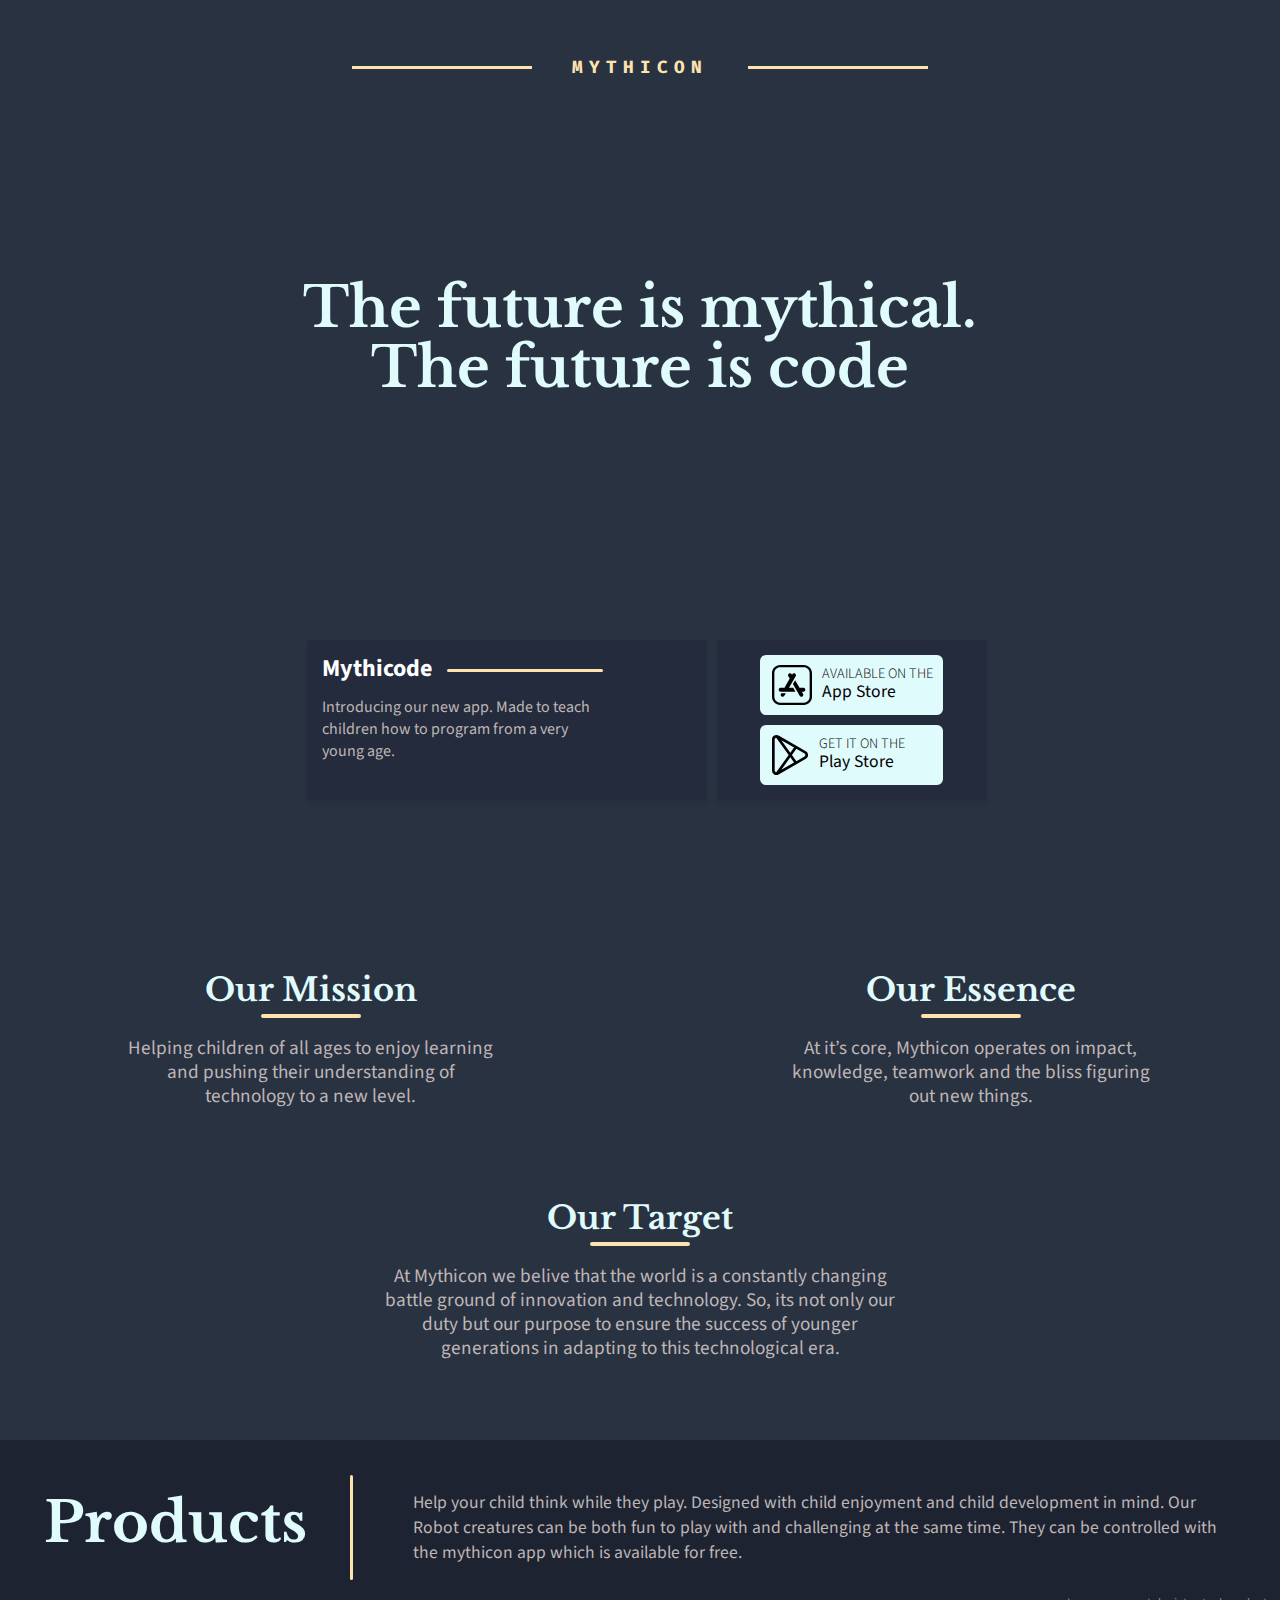
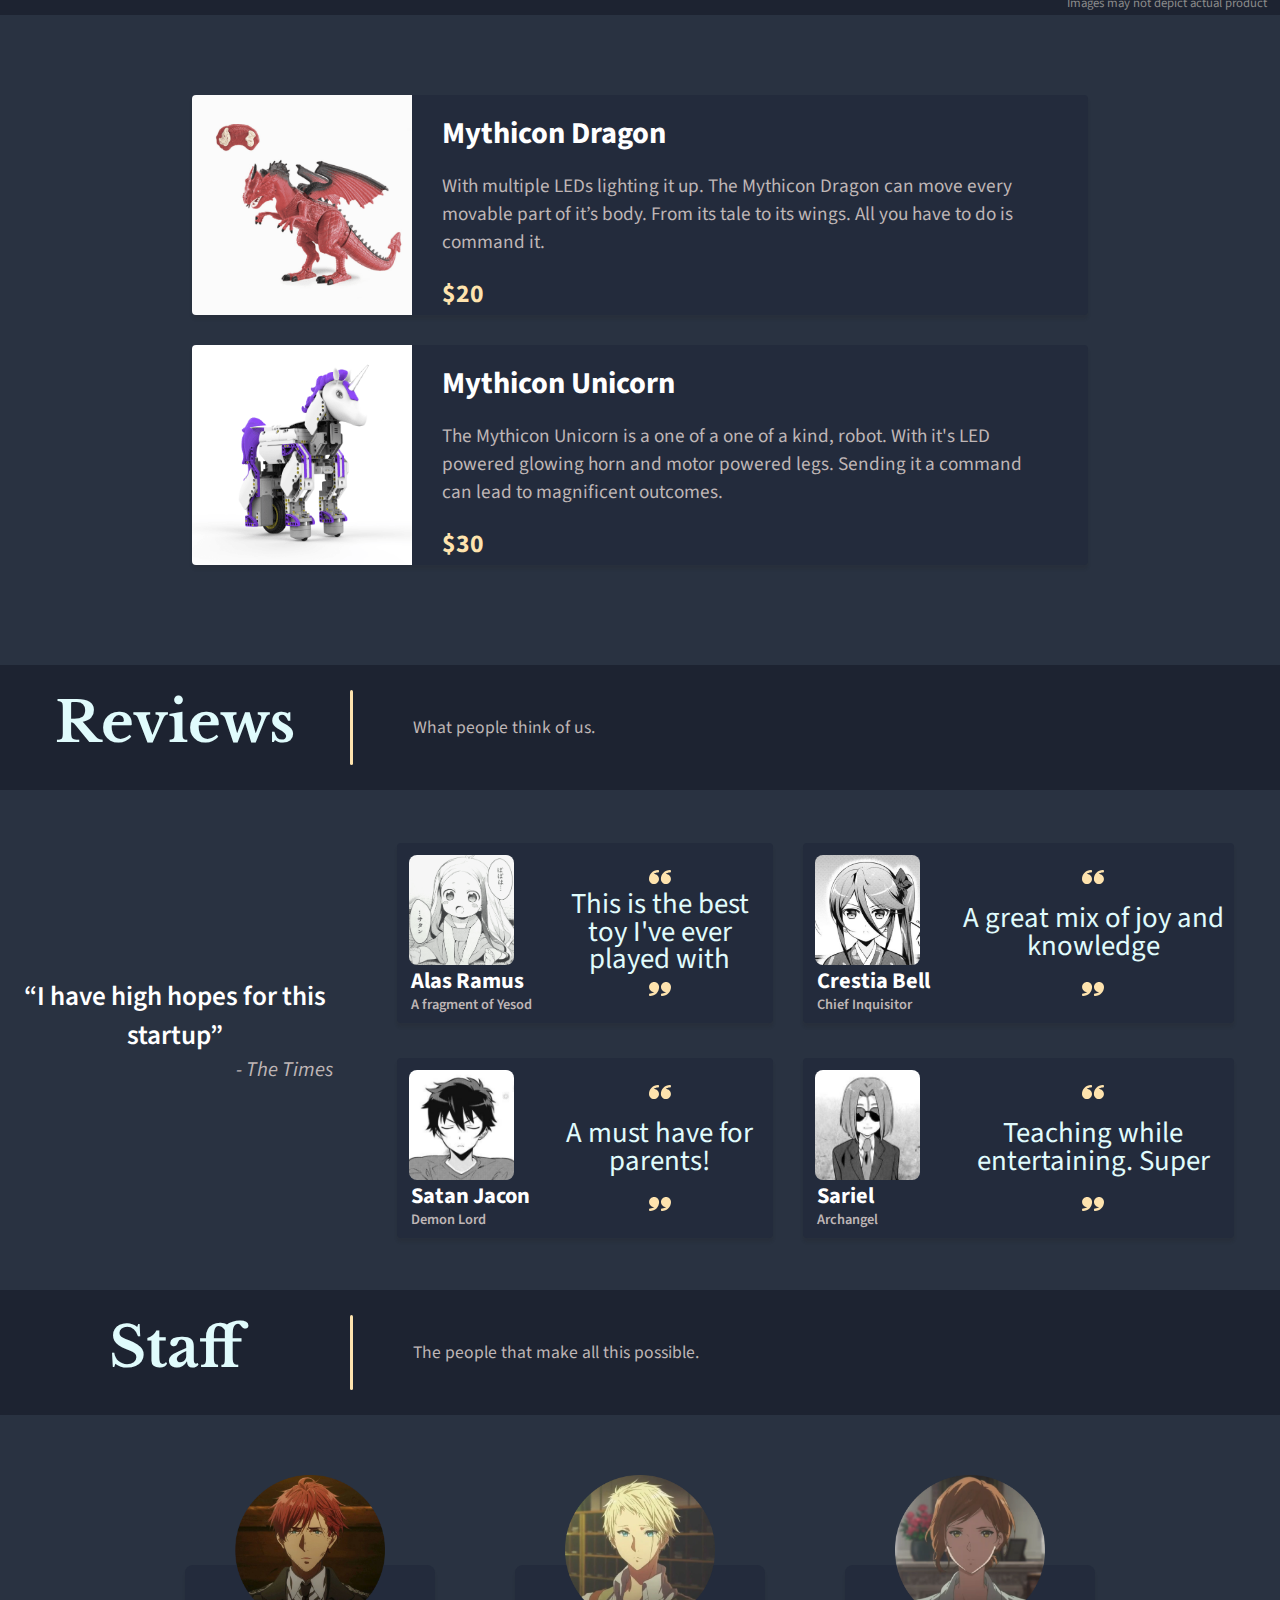
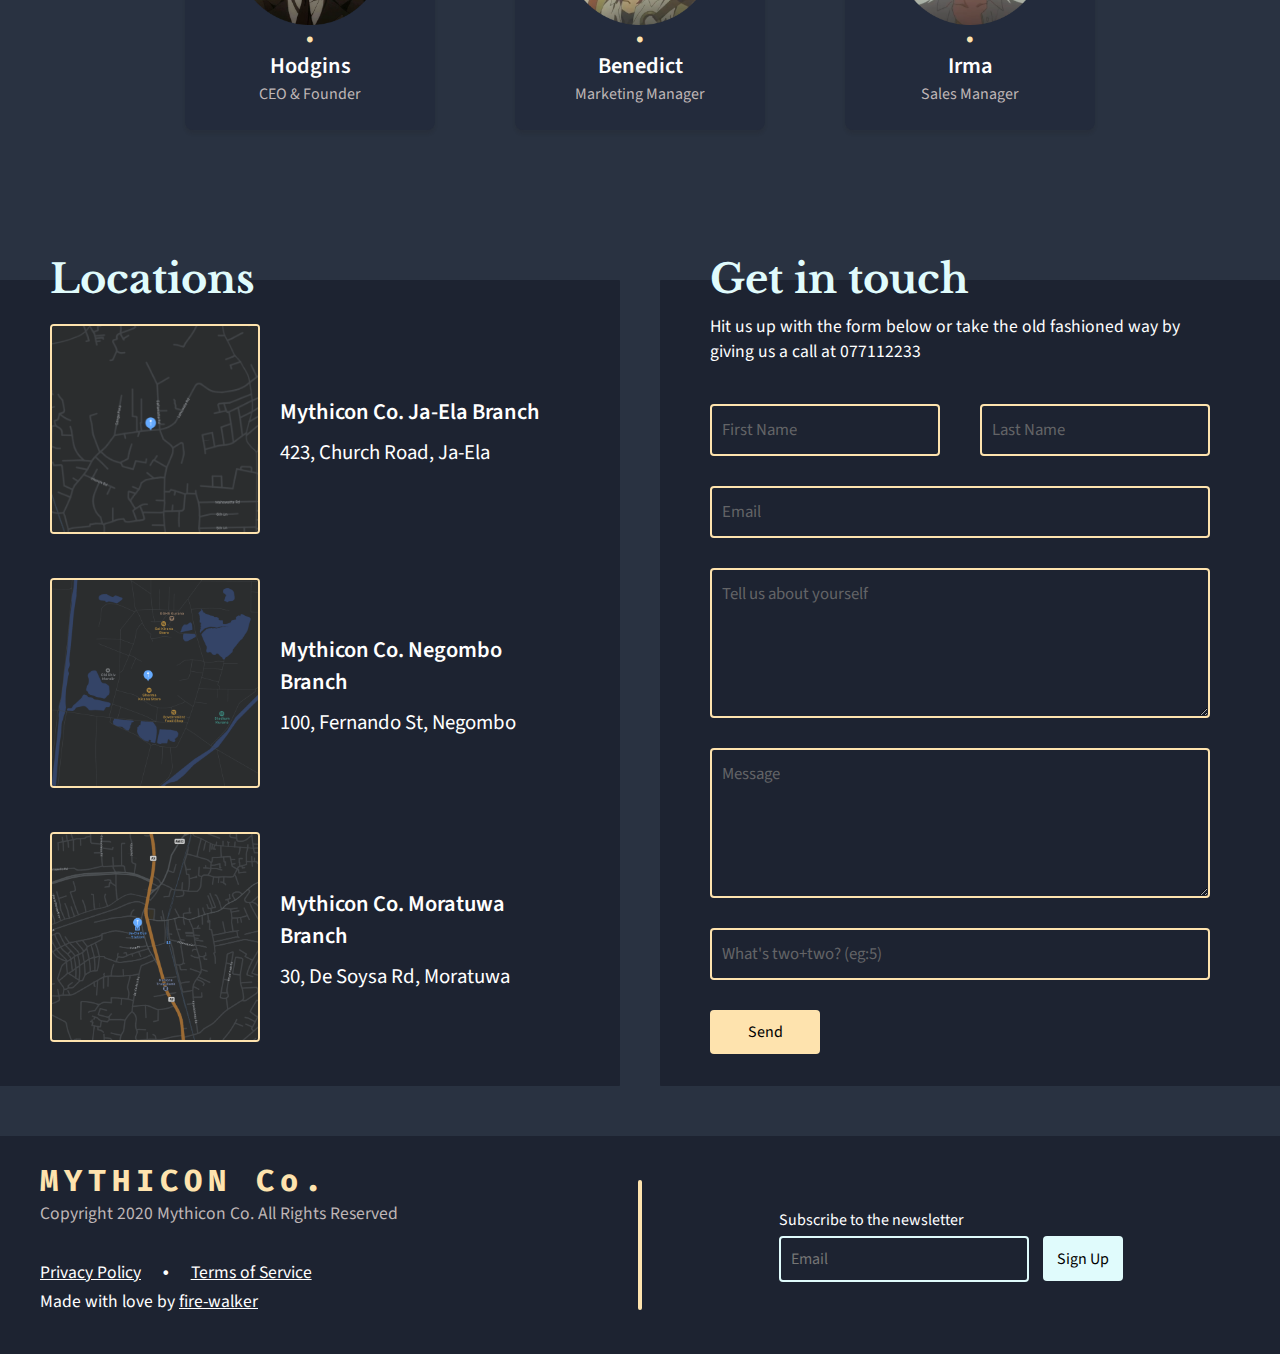
<file: index.html>
<!-- ==== dev notes ==== -->
<!-- css compatibility settings included for old gen browsers -->
<!-- tested for widths 1440px and below -->


<!DOCTYPE html>
<html lang="en">

<head>
    <meta charset="UTF-8">
    <meta name="viewport" content="width=device-width, initial-scale=1.0">
    <title>Mythicon</title>


    <style>
        * {
            margin: 0;
            -webkit-box-sizing: border-box;
            box-sizing: border-box;
        }

        *:focus {
            outline: none;
        }

        body {
            background-color: #293241;
        }

        .products-page .header,
        .reviews-page .header,
        .staff-page .header {
            position: relative;
            background-color: #1D2331;
            display: -ms-grid;
            display: grid;
            -ms-grid-columns: 350px 1% auto;
            grid-template-columns: 350px 1% auto;
            -webkit-box-align: center;
            -ms-flex-align: center;
            align-items: center;
        }

        .products-page .header h1,
        .reviews-page .header h1,
        .staff-page .header h1 {
            font-family: 'Libre Baskerville', serif;
            color: #E0FBFC;
            font-size: 3.5em;
            font-weight: 700;
            text-align: center;
            max-width: 700px;
            margin-bottom: 10px;
        }

        .products-page .header .line,
        .reviews-page .header .line,
        .staff-page .header .line {
            height: 60%;
            width: 3px;
            border-radius: 50px;
            background-color: #FEE3AE;
        }

        .products-page .header p.desktop,
        .products-page .header p.mobile,
        .products-page .header p,
        .reviews-page .header p.desktop,
        .reviews-page .header p.mobile,
        .reviews-page .header p,
        .staff-page .header p.desktop,
        .staff-page .header p.mobile,
        .staff-page .header p {
            padding: 50px;
            color: #BFB6B6;
            font-family: 'Source Sans Pro', sans-serif;
            font-size: 1.1em;
        }

        .products-page .header p.mobile,
        .reviews-page .header p.mobile,
        .staff-page .header p.mobile {
            display: none;
        }

        .products-page .header p.note,
        .reviews-page .header p.note,
        .staff-page .header p.note {
            position: absolute;
            bottom: 2%;
            right: 1%;
            font-family: 'Source Sans Pro', sans-serif;
            font-size: 0.8em;
            color: #8b8b8b;
            padding: 0;
        }

        .home-page {
            height: 100vh;
            display: -ms-grid;
            display: grid;
            -ms-grid-rows: 15% auto 40%;
            grid-template-rows: 15% auto 40%;
        }

        .home-page .logo {
            display: -webkit-box;
            display: -ms-flexbox;
            display: flex;
            -webkit-box-pack: center;
            -ms-flex-pack: center;
            justify-content: center;
        }

        .home-page .logo .line {
            background-color: #FEE3AE;
            height: 3px;
            width: 15%;
            margin: auto 40px;
            max-width: 180px;
        }

        .home-page .logo .text {
            font-weight: 700;
            -ms-flex-item-align: center;
            -ms-grid-row-align: center;
            align-self: center;
            color: #FEE3AE;
            font-family: 'Fira Code', monospace;
            text-transform: uppercase;
            font-size: 1.1em;
            letter-spacing: 6px;
        }

        .home-page .main-text {
            display: -webkit-box;
            display: -ms-flexbox;
            display: flex;
            -webkit-box-pack: center;
            -ms-flex-pack: center;
            justify-content: center;
            -webkit-box-align: center;
            -ms-flex-align: center;
            align-items: center;
            padding: 0 30px;
        }

        .home-page .main-text h1 {
            font-family: 'Libre Baskerville', serif;
            color: #E0FBFC;
            font-size: 3.5em;
            font-weight: 700;
            text-align: center;
            max-width: 700px;
            line-height: 60px;
        }

        .home-page .app-info {
            display: -ms-grid;
            display: grid;
            -ms-grid-columns: 56% 44%;
            grid-template-columns: 56% 44%;
            -webkit-box-align: center;
            -ms-flex-align: center;
            align-items: center;
        }

        .home-page .app-info .desc-container {
            -webkit-box-shadow: 0 4px 3px rgba(32, 32, 32, 0.15);
            box-shadow: 0 4px 3px rgba(32, 32, 32, 0.15);
            border-radius: 4px;
            background-color: #232B3C;
            max-height: 160px;
            max-width: 400px;
            height: 70%;
            width: 90%;
            -ms-grid-column-align: end;
            justify-self: end;
            margin-right: 10px;
            display: -ms-grid;
            display: grid;
            grid-template-areas: "desc-container-title desc-container-line""desc-container-text desc-container-text";
            -ms-grid-columns: 140px auto;
            grid-template-columns: 140px auto;
            -ms-grid-rows: 35% 65%;
            grid-template-rows: 35% 65%;
        }

        .home-page .app-info .desc-container .app-name {
            -ms-grid-row: 1;
            -ms-grid-column: 1;
            grid-area: desc-container-title;
            margin: auto auto auto 15px;
        }

        .home-page .app-info .desc-container .app-name h2 {
            font-family: 'Source Sans Pro', sans-serif;
            font-weight: 700;
            color: white;
        }

        .home-page .app-info .desc-container .line {
            -ms-grid-row: 1;
            -ms-grid-column: 2;
            grid-area: desc-container-line;
            background-color: #FEE3AE;
            height: 3px;
            width: 60%;
            border-radius: 50px;
            -ms-flex-item-align: center;
            -ms-grid-row-align: center;
            align-self: center;
            margin-top: 5px;
        }

        .home-page .app-info .desc-container .desc-text {
            -ms-grid-row: 2;
            -ms-grid-column: 1;
            -ms-grid-column-span: 2;
            grid-area: desc-container-text;
            margin: 0 auto auto 15px;
            max-width: 70%;
            font-family: 'Source Sans Pro', sans-serif;
            font-weight: 400;
            font-size: 1em;
            color: #BFB6B6;
        }

        .home-page .app-info .down-container {
            -webkit-box-shadow: 0 4px 3px rgba(32, 32, 32, 0.15);
            box-shadow: 0 4px 3px rgba(32, 32, 32, 0.15);
            border-radius: 4px;
            background-color: #232B3C;
            max-height: 160px;
            max-width: 270px;
            height: 70%;
            width: 90%;
            -ms-grid-column-align: start;
            justify-self: start;
            display: -ms-grid;
            display: grid;
            grid-gap: 10px;
            -webkit-box-pack: center;
            -ms-flex-pack: center;
            justify-content: center;
            grid-template-areas: "ios""android";
        }

        .home-page .app-info .down-container .down-btn {
            text-decoration: none;
            color: black;
            text-align: left;
            border: none;
            background-color: #E0FBFC;
            border-radius: 6px;
            padding: 2px 10px 2px 12px;
            height: 60px;
            -webkit-transition: background-color 0.15s ease;
            transition: background-color 0.15s ease;
            cursor: pointer;
            display: -webkit-box;
            display: -ms-flexbox;
            display: flex;
            -webkit-box-align: center;
            -ms-flex-align: center;
            align-items: center;
        }

        .home-page .app-info .down-container .down-btn:focus {
            background-color: #b3dff3;
        }

        .home-page .app-info .down-container .down-btn .text {
            font-family: 'Source Sans Pro', sans-serif;
            padding-left: 10px;
        }

        .home-page .app-info .down-container .down-btn .text h3 {
            font-weight: 300;
            text-transform: uppercase;
            line-height: 10px;
            font-size: 0.9em;
            padding-top: 3px;
        }

        .home-page .app-info .down-container .down-btn .text h2 {
            font-weight: 400;
            font-size: 1.1em;
        }

        .home-page .app-info .down-container .down-btn .icon {
            height: 40px;
        }

        .home-page .app-info .down-container .down-btn .icon svg {
            height: 100%;
        }

        .home-page .app-info .down-container .ios {
            -ms-grid-row: 1;
            -ms-grid-column: 1;
            grid-area: ios;
            -ms-flex-item-align: end;
            -ms-grid-row-align: end;
            align-self: end;
        }

        .home-page .app-info .down-container .android {
            -ms-grid-row: 2;
            -ms-grid-column: 1;
            grid-area: android;
            -ms-flex-item-align: start;
            -ms-grid-row-align: start;
            align-self: start;
        }

        .info-page {
            margin: 70px 0 40px 0;
            display: -ms-grid;
            display: grid;
            grid-template-areas: "info-page-mission info-page-essence""info-page-target info-page-target";
            -webkit-box-pack: center;
            -ms-flex-pack: center;
            justify-content: center;
            height: 100%;
            grid-gap: 40px;
        }

        .info-page .info-item {
            text-align: center;
            display: -webkit-box;
            display: -ms-flexbox;
            display: flex;
            -webkit-box-orient: vertical;
            -webkit-box-direction: normal;
            -ms-flex-direction: column;
            flex-direction: column;
        }

        .info-page .info-item h1 {
            font-family: 'Libre Baskerville', serif;
            color: #E0FBFC;
            font-size: 2em;
            font-weight: 700;
        }

        .info-page .info-item hr {
            border: solid 2px #FEE3AE;
            border-radius: 50px;
            width: 100px;
            margin: 0 auto;
            margin-top: 4px;
        }

        .info-page .info-item p {
            color: #BFB6B6;
            font-family: 'Source Sans Pro', sans-serif;
            font-size: 1.2em;
            padding-top: 18px;
            line-height: 24px;
            margin: 0 20%;
        }

        .info-page .mission {
            -ms-grid-row: 1;
            -ms-grid-column: 1;
            grid-area: info-page-mission;
        }

        .info-page .essence {
            -ms-grid-row: 1;
            -ms-grid-column: 2;
            grid-area: info-page-essence;
        }

        .info-page .target {
            margin-top: 50px;
            -ms-grid-row: 2;
            -ms-grid-column: 1;
            -ms-grid-column-span: 2;
            grid-area: info-page-target;
        }

        .info-page .target p {
            margin: 0 30%;
        }

        .products-page {
            margin: 80px 0 100px 0;
        }

        .products-page .product-cards {
            margin: 80px 0;
            display: -webkit-box;
            display: -ms-flexbox;
            display: flex;
            -webkit-box-orient: vertical;
            -webkit-box-direction: normal;
            -ms-flex-direction: column;
            flex-direction: column;
            -webkit-box-pack: center;
            -ms-flex-pack: center;
            justify-content: center;
            gap: 30px;
        }

        .products-page .product-cards .product {
            -webkit-box-shadow: 0 4px 3px rgba(32, 32, 32, 0.15);
            box-shadow: 0 4px 3px rgba(32, 32, 32, 0.15);
            background-color: #232B3C;
            width: 70%;
            margin: 0 auto;
            border-radius: 4px;
            height: 220px;
            display: -webkit-box;
            display: -ms-flexbox;
            display: flex;
            gap: 30px;
        }

        .products-page .product-cards .product img {
            height: 100%;
            border-radius: 4px 0 0 4px;
        }

        .products-page .product-cards .product .info {
            display: -ms-grid;
            display: grid;
            -ms-grid-rows: 35% auto 40%;
            grid-template-rows: 35% auto 40%;
            -webkit-box-align: center;
            -ms-flex-align: center;
            align-items: center;
        }

        .products-page .product-cards .product .info h1 {
            color: white;
            font-family: 'Source Sans Pro', sans-serif;
            font-size: 1.9em;
        }

        .products-page .product-cards .product .info p {
            -ms-flex-item-align: start;
            -ms-grid-row-align: start;
            align-self: start;
            color: #BFB6B6;
            font-family: 'Source Sans Pro', sans-serif;
            font-size: 1.2em;
            padding-right: 10%;
        }

        .products-page .product-cards .product .info h2 {
            color: #FEE3AE;
            font-family: 'Source Sans Pro', sans-serif;
            font-size: 1.6em;
            -ms-flex-item-align: start;
            -ms-grid-row-align: start;
            align-self: start;
            margin-top: 20px;
        }

        .reviews-page .review-container {
            display: -ms-grid;
            display: grid;
            -ms-grid-columns: 350px auto;
            grid-template-columns: 350px auto;
            height: 500px;
        }

        .reviews-page .review-container .comment-main {
            -ms-grid-column-align: center;
            justify-self: center;
            -ms-flex-item-align: center;
            -ms-grid-row-align: center;
            align-self: center;
            margin-bottom: 20px;
            width: 90%;
        }

        .reviews-page .review-container .comment-main h1 {
            color: white;
            font-family: 'Source Sans Pro', sans-serif;
            font-size: 1.7em;
            text-align: center;
            font-weight: 600;
        }

        .reviews-page .review-container .comment-main h2 {
            font-family: 'Source Sans Pro', sans-serif;
            font-size: 1.3em;
            text-align: right;
            font-style: italic;
            font-weight: 400;
            color: #BFB6B6;
        }

        .staff-page {
            margin-bottom: 150px;
        }

        .staff-page .staff-container {
            display: -webkit-box;
            display: -ms-flexbox;
            display: flex;
            -webkit-box-pack: center;
            -ms-flex-pack: center;
            justify-content: center;
            -webkit-box-align: center;
            -ms-flex-align: center;
            align-items: center;
            margin: 150px 50px 100px 50px;
        }

        .staff-page .staff-container .staff-card {
            -webkit-box-shadow: 0 4px 3px rgba(32, 32, 32, 0.15);
            box-shadow: 0 4px 3px rgba(32, 32, 32, 0.15);
            position: relative;
            background-color: #232B3C;
            border-radius: 8px;
            margin: 0 40px;
            width: 250px;
            height: 165px;
        }

        .staff-page .staff-container .staff-card .image-container {
            position: absolute;
            display: -webkit-box;
            display: -ms-flexbox;
            display: flex;
            height: 150px;
            left: 0;
            top: -90px;
            -webkit-box-pack: center;
            -ms-flex-pack: center;
            justify-content: center;
            width: 100%;
        }

        .staff-page .staff-container .staff-card .image-container img {
            height: 100%;
        }

        .staff-page .staff-container .staff-card .staff-info {
            margin-top: 65px;
            text-align: center;
            font-family: 'Source Sans Pro', sans-serif;
        }

        .staff-page .staff-container .staff-card .staff-info h1 {
            font-weight: 600;
            font-size: 1.4em;
            color: white;
        }

        .staff-page .staff-container .staff-card .staff-info h3 {
            font-size: 700;
            font-size: 2em;
            line-height: 20px;
            color: #FEE3AE;
        }

        .staff-page .staff-container .staff-card .staff-info h2 {
            font-weight: 400;
            font-size: 1em;
            color: #BFB6B6;
            line-height: 25px;
        }

        .location-contact-page {
            display: -ms-grid;
            display: grid;
            -ms-grid-columns: 1fr 1fr;
            grid-template-columns: 1fr 1fr;
            -webkit-column-gap: 40px;
            column-gap: 40px;
        }

        .location-contact-page .locations {
            border-radius: 0 1px 1px 0;
            background-color: #1D2331;
        }

        .location-contact-page .locations .header {
            margin: 0 70px 0 50px;
            margin-top: -26px;
        }

        .location-contact-page .locations .header h1 {
            font-family: 'Libre Baskerville', serif;
            color: #E0FBFC;
            font-size: 2.5em;
            font-weight: 700;
        }

        .location-contact-page .locations .map-container {
            margin: 20px 70px 0 50px;
        }

        .location-contact-page .locations .map-container .map {
            display: -webkit-box;
            display: -ms-flexbox;
            display: flex;
            -webkit-box-orient: horizontal;
            -webkit-box-direction: normal;
            -ms-flex-direction: row;
            flex-direction: row;
            margin-bottom: 40px;
            -webkit-column-gap: 20px;
            column-gap: 20px;
        }

        .location-contact-page .locations .map-container .map .map-image img {
            height: 210px;
            width: 210px;
            -o-object-fit: cover;
            object-fit: cover;
            border: 2px solid #FEE3AE;
            border-radius: 4px;
        }

        .location-contact-page .locations .map-container .map .map-info {
            -ms-flex-item-align: center;
            -ms-grid-row-align: center;
            align-self: center;
        }

        .location-contact-page .locations .map-container .map .map-info h1,
        .location-contact-page .locations .map-container .map .map-info h2 {
            color: white;
            font-family: 'Source Sans Pro', sans-serif;
        }

        .location-contact-page .locations .map-container .map .map-info h1 {
            font-weight: 600;
            font-size: 1.4em;
        }

        .location-contact-page .locations .map-container .map .map-info h2 {
            font-weight: 400;
            font-size: 1.3em;
            margin-top: 10px;
        }

        .location-contact-page .contact {
            border-radius: 1px 0 0 1px;
            background-color: #1D2331;
        }

        .location-contact-page .contact .header {
            margin: -26px 70px 0 50px;
        }

        .location-contact-page .contact .header h1 {
            font-family: 'Libre Baskerville', serif;
            color: #E0FBFC;
            font-size: 2.5em;
            font-weight: 700;
        }

        .location-contact-page .contact .header p {
            font-family: 'Source Sans Pro', sans-serif;
            font-weight: 400;
            color: white;
            font-size: 1.1em;
            margin-top: 10px;
        }

        .location-contact-page .contact .input {
            margin: 40px 70px 0 50px;
            display: -webkit-box;
            display: -ms-flexbox;
            display: flex;
            -webkit-box-orient: horizontal;
            -webkit-box-direction: normal;
            -ms-flex-direction: row;
            flex-direction: row;
            -ms-flex-wrap: wrap;
            flex-wrap: wrap;
            row-gap: 30px;
        }

        .location-contact-page .contact .input input,
        .location-contact-page .contact .input textarea {
            background-color: transparent;
            border: solid 2px #FEE3AE;
            border-radius: 4px;
            font-size: 1.05em;
            color: white;
            padding: 12px 10px;
            width: 100%;
            font-family: 'Source Sans Pro', sans-serif;
        }

        .location-contact-page .contact .input input:focus,
        .location-contact-page .contact .input textarea:focus {
            border-color: #fcc258;
        }

        .location-contact-page .contact .input input::-webkit-input-placeholder,
        .location-contact-page .contact .input textarea::-webkit-input-placeholder {
            opacity: 80%;
        }

        .location-contact-page .contact .input input:-ms-input-placeholder,
        .location-contact-page .contact .input textarea:-ms-input-placeholder {
            opacity: 80%;
        }

        .location-contact-page .contact .input input::-ms-input-placeholder,
        .location-contact-page .contact .input textarea::-ms-input-placeholder {
            opacity: 80%;
        }

        .location-contact-page .contact .input input::placeholder,
        .location-contact-page .contact .input textarea::placeholder {
            opacity: 80%;
        }

        .location-contact-page .contact .input .first-name {
            width: 46%;
        }

        .location-contact-page .contact .input .last-name {
            width: 46%;
            margin-left: auto;
        }

        .location-contact-page .contact .input .more-info,
        .location-contact-page .contact .input .message {
            height: 150px;
        }

        .location-contact-page .contact .input button {
            cursor: pointer;
            border: none;
            border-radius: 4px;
            font-size: 1em;
            color: black;
            padding: 11px 10px;
            width: 110px;
            background-color: #FEE3AE;
            font-family: 'Source Sans Pro', sans-serif;
        }

        .location-contact-page .contact .input button:hover,
        .location-contact-page .contact .input button:focus {
            background-color: #fcc258;
        }

        .footer {
            margin-top: 50px;
            background-color: #1D2331;
            display: -ms-grid;
            display: grid;
            -ms-grid-columns: 45% auto 45%;
            grid-template-columns: 45% auto 45%;
        }

        .footer .main {
            margin: 25px 0 40px 40px;
        }

        .footer .main .top h1 {
            font-weight: 700;
            -ms-flex-item-align: center;
            -ms-grid-row-align: center;
            align-self: center;
            color: #FEE3AE;
            font-family: 'Fira Code', monospace;
            font-size: 1.9em;
            letter-spacing: 6px;
        }

        .footer .main .top h2 {
            color: #BFB6B6;
            font-family: 'Source Sans Pro', sans-serif;
            font-weight: 400;
            font-size: 1.1em;
        }

        .footer .main .bottom {
            margin-top: 30px;
        }

        .footer .main .bottom .first {
            display: -webkit-box;
            display: -ms-flexbox;
            display: flex;
            -webkit-box-orient: horizontal;
            -webkit-box-direction: normal;
            -ms-flex-direction: row;
            flex-direction: row;
            -webkit-box-align: center;
            -ms-flex-align: center;
            align-items: center;
        }

        .footer .main .bottom .first a {
            color: white;
            font-family: 'Source Sans Pro', sans-serif;
            font-weight: 400;
            font-size: 1.1em;
        }

        .footer .main .bottom .first a:focus {
            color: #BFB6B6;
        }

        .footer .main .bottom .first h2 {
            color: white;
            font-size: 1.8em;
            padding: 0 20px;
        }

        .footer .main .bottom h3 {
            color: white;
            font-family: 'Source Sans Pro', sans-serif;
            font-weight: 400;
            font-size: 1.1em;
        }

        .footer .main .bottom h3 a {
            color: white;
        }

        .footer .main .bottom h3 a:focus {
            color: #BFB6B6;
        }

        .footer .line {
            width: 4px;
            -ms-grid-column-align: center;
            justify-self: center;
            -ms-flex-item-align: center;
            -ms-grid-row-align: center;
            align-self: center;
            border-radius: 50px;
            background-color: #FEE3AE;
            height: 60%;
        }

        .footer .email {
            margin-left: 13%;
            -ms-flex-item-align: center;
            -ms-grid-row-align: center;
            align-self: center;
        }

        .footer .email h3 {
            color: white;
            font-family: 'Source Sans Pro', sans-serif;
            font-weight: 400;
            font-size: 1em;
            padding-bottom: 5px;
        }

        .footer .email input {
            background-color: transparent;
            border: solid 2px #E0FBFC;
            border-radius: 4px;
            padding: 10px 10px;
            width: 50%;
            color: white;
            font-family: 'Source Sans Pro', sans-serif;
            font-weight: 400;
            font-size: 1em;
        }

        .footer .email input:focus {
            border-color: #79c1e2;
        }

        .footer .email button {
            background-color: #E0FBFC;
            border: none;
            border-radius: 4px;
            height: 45px;
            width: 80px;
            margin-left: 10px;
            color: black;
            font-family: 'Source Sans Pro', sans-serif;
            font-weight: 400;
            font-size: 1em;
            cursor: pointer;
            -webkit-transition: background-color 0.15s ease;
            transition: background-color 0.15s ease;
        }

        .footer .email button:hover,
        .footer .email button:focus {
            background-color: #79c1e2;
        }

        @media (max-width: 1200px) {
            .products-page .product-cards .product {
                width: 90%;
            }

            .products-page .product-cards .product .info {
                -ms-grid-rows: 30% auto 40%;
                grid-template-rows: 30% auto 40%;
            }

            .reviews-page .review-container {
                -ms-grid-columns: none;
                grid-template-columns: none;
                -ms-grid-rows: 30% 60%;
                grid-template-rows: 30% 60%;
                height: 700px;
            }

            .reviews-page .review-container .comment-main {
                margin-bottom: 0;
                width: initial;
            }

            .reviews-page .review-container .comment-cards {
                margin: 0 20px;
                gap: 0 30px;
            }

            .location-contact-page .locations .header {
                margin: -26px 40px 0 30px;
            }

            .location-contact-page .locations .map-container {
                margin: 20px 10px 0 30px;
            }

            .location-contact-page .contact .header {
                margin: -26px 40px 0 30px;
            }

            .location-contact-page .contact .input {
                margin: 30px 40px 0 30px;
            }

            .footer .email {
                margin-left: initial;
            }

            .footer .email input {
                width: 60%;
            }
        }

        @media (max-width: 920px) {
            .location-contact-page {
                -webkit-column-gap: 20px;
                column-gap: 20px;
            }

            .location-contact-page .locations .map-container .map .map-image img {
                height: 180px;
                width: 180px;
            }

            .location-contact-page .locations .map-container .map .map-info h1 {
                font-size: 1.2em;
            }

            .location-contact-page .locations .map-container .map .map-info h2 {
                font-size: 1.1em;
            }

            .location-contact-page .contact .input {
                row-gap: 25px;
                margin-bottom: 20px;
            }

            .location-contact-page .contact .input .first-name,
            .location-contact-page .contact .input .last-name {
                width: 48%;
            }
        }

        @media (min-width: 800px) {

            .comment-cards input,
            .comment-cards .slidesNavigation {
                display: none;
            }

            .comment-cards {
                display: -ms-grid;
                display: grid;
                grid-template-areas: "comment-card-first comment-card-second""comment-card-third comment-card-forth";
                gap: 30px 30px;
                -webkit-box-pack: center;
                -ms-flex-pack: center;
                justify-content: center;
                -webkit-box-align: center;
                -ms-flex-align: center;
                align-items: center;
                margin: 50px 5%;
            }

            .comment-cards .comment {
                -webkit-box-shadow: 0 4px 3px rgba(32, 32, 32, 0.15);
                box-shadow: 0 4px 3px rgba(32, 32, 32, 0.15);
                border-radius: 4px;
                background-color: #232B3C;
                height: 180px;
                display: -ms-grid;
                display: grid;
                -ms-grid-columns: 160px auto;
                grid-template-columns: 160px auto;
            }

            .comment-cards .comment .left {
                margin-top: 12px;
                margin-left: 12px;
            }

            .comment-cards .comment .left img {
                width: 105px;
                height: 110px;
                -o-object-fit: cover;
                object-fit: cover;
                border-radius: 8px;
            }

            .comment-cards .comment .left h1 {
                font-size: 1.4em;
                font-family: 'Source Sans Pro', sans-serif;
                color: white;
                line-height: 25px;
                font-size: 600;
                margin-left: 2px;
            }

            .comment-cards .comment .left h2 {
                font-size: 0.9em;
                font-family: 'Source Sans Pro', sans-serif;
                color: #BFB6B6;
                font-weight: 600;
                margin-left: 2px;
            }

            .comment-cards .comment .right {
                margin: 20px 10px 20px 0;
                display: -ms-grid;
                display: grid;
                -ms-grid-rows: 20% auto 20%;
                grid-template-rows: 20% auto 20%;
                justify-items: center;
                -webkit-box-align: center;
                -ms-flex-align: center;
                align-items: center;
            }

            .comment-cards .comment .right svg {
                height: 22px;
            }

            .comment-cards .comment .right svg:last-child {
                -webkit-transform: rotate(180deg);
                transform: rotate(180deg);
            }

            .comment-cards .comment .right h1 {
                font-size: 1.8em;
                font-family: 'Source Sans Pro', sans-serif;
                color: #E0FBFC;
                font-weight: 400;
                text-align: center;
                line-height: 95%;
            }

            .comment-circles {
                display: none;
            }
        }

        @media (max-width: 799px) {

            .products-page .header,
            .reviews-page .header,
            .staff-page .header {
                -ms-grid-columns: 280px 1% auto;
                grid-template-columns: 280px 1% auto;
            }

            .products-page .header h1,
            .reviews-page .header h1,
            .staff-page .header h1 {
                font-size: 3em;
            }

            .products-page .header p.desktop,
            .products-page .header p.mobile,
            .products-page .header p,
            .reviews-page .header p.desktop,
            .reviews-page .header p.mobile,
            .reviews-page .header p,
            .staff-page .header p.desktop,
            .staff-page .header p.mobile,
            .staff-page .header p {
                padding: 50px 30px;
            }

            .home-page .main-text h1 {
                font-size: 3em;
            }

            .products-page .header p.desktop {
                display: none;
            }

            .products-page .header p.mobile {
                display: initial;
            }

            .products-page .product-cards .product {
                gap: 15px;
                height: 190px;
            }

            .products-page .product-cards .product img {
                width: 35%;
                -o-object-fit: cover;
                object-fit: cover;
            }

            .products-page .product-cards .product .info h1 {
                font-size: 1.7em;
            }

            .products-page .product-cards .product .info p {
                font-size: 1em;
                padding-right: 5%;
            }

            .products-page .product-cards .product .info h2 {
                -ms-flex-item-align: start;
                -ms-grid-row-align: start;
                align-self: start;
                font-size: 1.5em;
                margin-top: 0;
                padding-top: 5px;
            }

            .reviews-page .review-container {
                height: 500px;
                display: -webkit-box;
                display: -ms-flexbox;
                display: flex;
                -webkit-box-orient: vertical;
                -webkit-box-direction: normal;
                -ms-flex-direction: column;
                flex-direction: column;
                overflow: hidden;
            }

            .reviews-page .review-container .comment-main {
                margin: 50px 0;
            }

            .reviews-page .review-container .comment-cards {
                -webkit-animation: move-cards 35s infinite ease;
                animation: move-cards 35s infinite ease;
                margin: 0;
                margin-top: 40px;
                width: 400%;
                -webkit-box-pack: space-evenly;
                -ms-flex-pack: space-evenly;
                justify-content: space-evenly;
                display: -webkit-box;
                display: -ms-flexbox;
                display: flex;
                padding: 0 10% 0 10%;
                -webkit-column-gap: 5%;
                column-gap: 5%;
            }

            .reviews-page .review-container .comment-cards .comment {
                -webkit-box-shadow: 0 4px 3px #20202026;
                box-shadow: 0 4px 3px #20202026;
                border-radius: 4px;
                background-color: #232B3C;
                height: 180px;
                display: -ms-grid;
                display: grid;
                -ms-grid-columns: 160px auto;
                grid-template-columns: 160px auto;
            }

            .reviews-page .review-container .comment-cards .comment .left {
                margin-top: 12px;
                margin-left: 12px;
            }

            .reviews-page .review-container .comment-cards .comment .left img {
                width: 105px;
                height: 110px;
                -o-object-fit: cover;
                object-fit: cover;
                border-radius: 8px;
            }

            .reviews-page .review-container .comment-cards .comment .left h1 {
                font-size: 1.4em;
                font-family: 'Source Sans Pro', sans-serif;
                color: white;
                line-height: 25px;
                font-size: 600;
                margin-left: 2px;
            }

            .reviews-page .review-container .comment-cards .comment .left h2 {
                font-size: 0.9em;
                font-family: 'Source Sans Pro', sans-serif;
                color: #BFB6B6;
                font-weight: 600;
                margin-left: 2px;
            }

            .reviews-page .review-container .comment-cards .comment .right {
                margin: 20px 10px 20px 0;
                display: -ms-grid;
                display: grid;
                -ms-grid-rows: 20% auto 20%;
                grid-template-rows: 20% auto 20%;
                justify-items: center;
                -webkit-box-align: center;
                -ms-flex-align: center;
                align-items: center;
            }

            .reviews-page .review-container .comment-cards .comment .right svg {
                height: 22px;
            }

            .reviews-page .review-container .comment-cards .comment .right svg:last-child {
                -webkit-transform: rotate(180deg);
                transform: rotate(180deg);
            }

            .reviews-page .review-container .comment-cards .comment .right h1 {
                font-size: 1.8em;
                font-family: 'Source Sans Pro', sans-serif;
                color: #E0FBFC;
                font-weight: 400;
                text-align: center;
                line-height: 95%;
            }

            .reviews-page .review-container .comment-circles {
                display: -webkit-box;
                display: -ms-flexbox;
                display: flex;
                -webkit-box-pack: center;
                -ms-flex-pack: center;
                justify-content: center;
                -webkit-box-align: center;
                -ms-flex-align: center;
                align-items: center;
                margin-top: 30px;
            }

            .reviews-page .review-container .comment-circles div {
                height: 17px;
                width: 17px;
                background-color: #232B3C;
                border-radius: 50px;
                display: block;
                margin: 0 10px;
            }

            .reviews-page .review-container .comment-circles .first {
                -webkit-animation: circle-first 35s ease infinite;
                animation: circle-first 35s ease infinite;
            }

            .reviews-page .review-container .comment-circles .second {
                -webkit-animation: circle-second 35s ease infinite;
                animation: circle-second 35s ease infinite;
            }

            .reviews-page .review-container .comment-circles .third {
                -webkit-animation: circle-third 35s ease infinite;
                animation: circle-third 35s ease infinite;
            }

            .reviews-page .review-container .comment-circles .forth {
                -webkit-animation: circle-forth 35s ease infinite;
                animation: circle-forth 35s ease infinite;
            }

            .staff-page .staff-container {
                margin: 150px 20px 100px 20px;
            }

            .staff-page .staff-container .staff-card {
                height: 135px;
                margin: 0 20px;
            }

            .staff-page .staff-container .staff-card .image-container {
                height: 130px;
            }

            .staff-page .staff-container .staff-card .staff-info {
                margin-top: 45px;
            }

            .location-contact-page {
                -ms-grid-columns: none;
                grid-template-columns: none;
                -ms-grid-rows: auto auto;
                grid-template-rows: auto auto;
                -webkit-column-gap: none;
                column-gap: none;
                row-gap: 100px;
            }

            .location-contact-page .locations {
                margin: 0 6%;
            }

            .location-contact-page .locations .header {
                text-align: center;
                margin: -34px 40px 0 40px;
            }

            .location-contact-page .locations .header h1 {
                font-size: 3em;
            }

            .location-contact-page .locations .map-container .map {
                -webkit-box-orient: vertical;
                -webkit-box-direction: normal;
                -ms-flex-direction: column;
                flex-direction: column;
                row-gap: 20px;
                margin-bottom: 50px;
            }

            .location-contact-page .locations .map-container .map .map-image {
                display: -webkit-box;
                display: -ms-flexbox;
                display: flex;
                -webkit-box-pack: center;
                -ms-flex-pack: center;
                justify-content: center;
                margin: 0 auto;
            }

            .location-contact-page .locations .map-container .map .map-info {
                text-align: center;
            }

            .location-contact-page .locations .map-container .map .map-info h2 {
                margin: 0;
            }

            .location-contact-page .contact {
                margin: 0 6%;
            }

            .location-contact-page .contact .header {
                text-align: center;
                margin: -34px 9% 0 9%;
            }

            .location-contact-page .contact .header h1 {
                font-size: 3em;
            }

            .location-contact-page .contact .input {
                margin: 30px 9% 30px 9%;
            }

            .info-page .info-item p {
                margin: 0 10%;
            }

            .footer {
                display: -webkit-box;
                display: -ms-flexbox;
                display: flex;
                -webkit-box-orient: vertical;
                -webkit-box-direction: normal;
                -ms-flex-direction: column;
                flex-direction: column;
            }

            .footer .line {
                height: 5px;
                width: 35%;
                -ms-flex-item-align: inherit;
                -ms-grid-row-align: inherit;
                align-self: inherit;
                margin-left: 40px;
            }

            .footer .email {
                -ms-flex-item-align: inherit;
                -ms-grid-row-align: inherit;
                align-self: inherit;
                margin: 25px 0 40px 40px;
            }

            .footer .email input {
                max-width: 300px;
            }
        }

        @media (max-width: 550px) {

            .products-page .header,
            .reviews-page .header,
            .staff-page .header {
                position: relative;
                background-color: #1D2331;
                display: -ms-grid;
                display: grid;
                grid-template-areas: "header-line header-title""header-line header-desc";
                -webkit-box-align: center;
                -ms-flex-align: center;
                align-items: center;
                -ms-grid-columns: 12% auto;
                grid-template-columns: 12% auto;
                -ms-grid-rows: 90px 65px;
                grid-template-rows: 90px 65px;
                row-gap: 0;
            }

            .products-page .header h1,
            .reviews-page .header h1,
            .staff-page .header h1 {
                -ms-grid-row: 1;
                -ms-grid-column: 2;
                grid-area: header-title;
                -ms-grid-column-align: start;
                justify-self: start;
                -ms-flex-item-align: end;
                -ms-grid-row-align: end;
                align-self: end;
                font-size: 3.5em;
                margin-bottom: 0;
                line-height: 50px;
            }

            .products-page .header .line,
            .reviews-page .header .line,
            .staff-page .header .line {
                -ms-grid-row: 1;
                -ms-grid-row-span: 2;
                -ms-grid-column: 1;
                grid-area: header-line;
                height: 60%;
                width: 4px;
                -ms-grid-column-align: center;
                justify-self: center;
            }

            .products-page .header p.desktop,
            .products-page .header p.mobile,
            .products-page .header p,
            .reviews-page .header p.desktop,
            .reviews-page .header p.mobile,
            .reviews-page .header p,
            .staff-page .header p.desktop,
            .staff-page .header p.mobile,
            .staff-page .header p {
                -ms-flex-item-align: start;
                -ms-grid-row-align: start;
                align-self: start;
                -ms-grid-row: 2;
                -ms-grid-column: 2;
                grid-area: header-desc;
                padding-left: 2px;
                padding: 0;
            }

            .products-page .header p.note,
            .reviews-page .header p.note,
            .staff-page .header p.note {
                bottom: 1px;
                right: 1%;
                font-size: 0.7em;
                font-style: italic;
            }

            .home-page {
                height: initial;
                -ms-grid-rows: 80px 300px 300px;
                grid-template-rows: 80px 300px 300px;
            }

            .home-page .logo .line {
                margin: auto 20px;
                width: 25%;
            }

            .home-page .main-text {
                padding: 0 5px;
                -ms-flex-item-align: start;
                -ms-grid-row-align: start;
                align-self: start;
            }

            .home-page .main-text h1 {
                font-size: 2.4em;
                margin-top: 40px;
            }

            .home-page .app-info {
                -ms-grid-columns: initial;
                grid-template-columns: initial;
                -ms-grid-rows: 1fr 1fr;
                grid-template-rows: 1fr 1fr;
            }

            .home-page .app-info .desc-container {
                -ms-grid-column-align: center;
                justify-self: center;
                -ms-flex-item-align: end;
                -ms-grid-row-align: end;
                align-self: end;
                margin: 0;
                height: 100%;
                max-width: initial;
                padding: 10px 0 20px 0;
                -ms-grid-rows: 40% 60%;
                grid-template-rows: 40% 60%;
            }

            .home-page .app-info .down-container {
                height: 100%;
                -ms-flex-item-align: start;
                -ms-grid-row-align: start;
                align-self: start;
                -ms-grid-column-align: center;
                justify-self: center;
                max-width: initial;
                -webkit-box-pack: center;
                -ms-flex-pack: center;
                justify-content: center;
                -ms-flex-line-pack: center;
                align-content: center;
                margin: 20px 0;
            }

            .home-page .app-info .down-container .down-btn {
                padding: 30px 10px 30px 10px;
                height: 50px;
            }

            .home-page .app-info .down-container .down-btn .text {
                padding-left: 5px;
            }

            .home-page .app-info .down-container .down-btn .text h3 {
                font-size: 0.9em;
            }

            .home-page .app-info .down-container .down-btn .text h2 {
                font-size: 1.1em;
            }

            .home-page .app-info .down-container .down-btn .icon {
                height: 35px;
            }

            .info-page {
                grid-template-areas: "info-page-mission""info-page-essence""info-page-target";
                gap: 70px;
            }

            .info-page .target {
                margin-top: 0;
            }

            .products-page .product-cards .product {
                display: -webkit-box;
                display: -ms-flexbox;
                display: flex;
                -webkit-box-orient: vertical;
                -webkit-box-direction: normal;
                -ms-flex-direction: column;
                flex-direction: column;
                height: initial;
                width: 75%;
            }

            .products-page .product-cards .product img {
                border-radius: 4px;
                width: 85%;
                margin: 7% auto 0 auto;
            }

            .products-page .product-cards .product .info {
                text-align: center;
                display: -webkit-box;
                display: -ms-flexbox;
                display: flex;
                -webkit-box-orient: vertical;
                -webkit-box-direction: normal;
                -ms-flex-direction: column;
                flex-direction: column;
            }

            .products-page .product-cards .product .info p {
                padding: 10px 10% 0 10%;
            }

            .products-page .product-cards .product .info h2 {
                padding: 20px 0;
                -ms-flex-item-align: center;
                -ms-grid-row-align: center;
                align-self: center;
            }

            .reviews-page .review-container .comment-main {
                margin: 50px 30px;
            }

            .reviews-page .review-container .comment-cards {
                -webkit-column-gap: 2%;
                column-gap: 2%;
                padding: 0 5% 0 5%;
                margin-top: 30px;
            }

            .reviews-page .review-container .comment-cards .comment {
                -ms-grid-columns: 140px auto;
                grid-template-columns: 140px auto;
                height: 160px;
            }

            .reviews-page .review-container .comment-cards .comment .left {
                margin-left: 13px;
            }

            .reviews-page .review-container .comment-cards .comment .left img {
                height: 90px;
                width: 88px;
            }

            .reviews-page .review-container .comment-cards .comment .right {
                -ms-grid-rows: 25% auto 30%;
                grid-template-rows: 25% auto 30%;
                margin: 0;
            }

            .reviews-page .review-container .comment-cards .comment .right h1 {
                font-size: 1.5em;
            }

            .staff-page .staff-container {
                -webkit-box-orient: vertical;
                -webkit-box-direction: normal;
                -ms-flex-direction: column;
                flex-direction: column;
                margin-top: 100px;
                margin-bottom: 50px;
                row-gap: 120px;
            }

            .staff-page .staff-container .staff-card {
                margin-bottom: 0;
                width: 65%;
                height: 155px;
            }

            .staff-page .staff-container .staff-card .image-container {
                top: -70px;
            }

            .staff-page .staff-container .staff-card .staff-info {
                margin-top: 65px;
            }

            .location-contact-page .locations .header {
                margin-top: -31px;
            }

            .location-contact-page .locations .header h1 {
                font-size: 2.8em;
            }

            .location-contact-page .locations .map-container {
                margin-top: 50px;
            }

            .location-contact-page .contact .header {
                margin: -31px 0 0 0;
            }

            .location-contact-page .contact .header h1 {
                font-size: 2.8em;
            }

            .location-contact-page .contact .header p {
                margin: 25px 10px 0 10px;
            }

            .location-contact-page .contact .input {
                font-size: 0.9em;
                margin: 50px 6% 30px 6%;
            }

            .location-contact-page .contact .input .last-name,
            .location-contact-page .contact .input .first-name {
                width: 100%;
            }

            .footer .main {
                margin-left: 6%;
                margin-bottom: 50px;
            }

            .footer .main .top h1 {
                font-size: 1.3em;
            }

            .footer .main .top h2 {
                font-size: 1em;
            }

            .footer .main .bottom {
                margin-top: 40px;
            }

            .footer .main .bottom .first a {
                font-size: 1em;
            }

            .footer .main .bottom h3 {
                font-size: 1em;
            }

            .footer .line {
                margin-left: 6%;
                height: 3px;
            }

            .footer .email {
                margin-top: 40px;
                margin-left: 6%;
            }

            .footer .email button {
                font-size: 0.95em;
            }
        }

        @-webkit-keyframes move-cards {
            0% {
                -webkit-transform: translateX(-2%);
                transform: translateX(-2%);
            }

            5.55% {
                -webkit-transform: translateX(-28%);
                transform: translateX(-28%);
            }

            16.66% {
                -webkit-transform: translateX(-28%);
                transform: translateX(-28%);
            }

            22.21% {
                -webkit-transform: translateX(-51%);
                transform: translateX(-51%);
            }

            33.32% {
                -webkit-transform: translateX(-51%);
                transform: translateX(-51%);
            }

            38.87% {
                -webkit-transform: translateX(-74%);
                transform: translateX(-74%);
            }

            49.98% {
                -webkit-transform: translateX(-74%);
                transform: translateX(-74%);
            }

            55.53% {
                -webkit-transform: translateX(-51%);
                transform: translateX(-51%);
            }

            66.69% {
                -webkit-transform: translateX(-51%);
                transform: translateX(-51%);
            }

            72.19% {
                -webkit-transform: translateX(-28%);
                transform: translateX(-28%);
            }

            83.30% {
                -webkit-transform: translateX(-28%);
                transform: translateX(-28%);
            }

            88.85% {
                -webkit-transform: translateX(-1.5%);
                transform: translateX(-1.5%);
            }

            100% {
                -webkit-transform: translateX(-1.5%);
                transform: translateX(-1.5%);
            }
        }

        @keyframes move-cards {
            0% {
                -webkit-transform: translateX(-2%);
                transform: translateX(-2%);
            }

            5.55% {
                -webkit-transform: translateX(-28%);
                transform: translateX(-28%);
            }

            16.66% {
                -webkit-transform: translateX(-28%);
                transform: translateX(-28%);
            }

            22.21% {
                -webkit-transform: translateX(-51%);
                transform: translateX(-51%);
            }

            33.32% {
                -webkit-transform: translateX(-51%);
                transform: translateX(-51%);
            }

            38.87% {
                -webkit-transform: translateX(-74%);
                transform: translateX(-74%);
            }

            49.98% {
                -webkit-transform: translateX(-74%);
                transform: translateX(-74%);
            }

            55.53% {
                -webkit-transform: translateX(-51%);
                transform: translateX(-51%);
            }

            66.69% {
                -webkit-transform: translateX(-51%);
                transform: translateX(-51%);
            }

            72.19% {
                -webkit-transform: translateX(-28%);
                transform: translateX(-28%);
            }

            83.30% {
                -webkit-transform: translateX(-28%);
                transform: translateX(-28%);
            }

            88.85% {
                -webkit-transform: translateX(-1.5%);
                transform: translateX(-1.5%);
            }

            100% {
                -webkit-transform: translateX(-1.5%);
                transform: translateX(-1.5%);
            }
        }

        @-webkit-keyframes circle-first {

            0%,
            1.55% {
                background-color: #FEE3AE;
            }

            2.55% {
                background-color: #232B3C;
            }

            5.55% {
                background-color: #232B3C;
            }

            16.66% {
                background-color: #232B3C;
            }

            22.21% {
                background-color: #232B3C;
            }

            33.32% {
                background-color: #232B3C;
            }

            38.87% {
                background-color: #232B3C;
            }

            49.98% {
                background-color: #232B3C;
            }

            55.53% {
                background-color: #232B3C;
            }

            66.69% {
                background-color: #232B3C;
            }

            72.19% {
                background-color: #232B3C;
            }

            83.30% {
                background-color: #232B3C;
            }

            86% {
                background-color: #232B3C;
            }

            87% {
                background-color: #FEE3AE;
            }

            100% {
                background-color: #FEE3AE;
            }
        }

        @keyframes circle-first {

            0%,
            1.55% {
                background-color: #FEE3AE;
            }

            2.55% {
                background-color: #232B3C;
            }

            5.55% {
                background-color: #232B3C;
            }

            16.66% {
                background-color: #232B3C;
            }

            22.21% {
                background-color: #232B3C;
            }

            33.32% {
                background-color: #232B3C;
            }

            38.87% {
                background-color: #232B3C;
            }

            49.98% {
                background-color: #232B3C;
            }

            55.53% {
                background-color: #232B3C;
            }

            66.69% {
                background-color: #232B3C;
            }

            72.19% {
                background-color: #232B3C;
            }

            83.30% {
                background-color: #232B3C;
            }

            86% {
                background-color: #232B3C;
            }

            87% {
                background-color: #FEE3AE;
            }

            100% {
                background-color: #FEE3AE;
            }
        }

        @-webkit-keyframes circle-second {
            0% {
                background-color: #232B3C;
            }

            2.55% {
                background-color: #232B3C;
            }

            3.55% {
                background-color: #FEE3AE;
            }

            18.21% {
                background-color: #FEE3AE;
            }

            19.21% {
                background-color: #232B3C;
            }

            22.21% {
                background-color: #232B3C;
            }

            33.32% {
                background-color: #232B3C;
            }

            38.87% {
                background-color: #232B3C;
            }

            49.98% {
                background-color: #232B3C;
            }

            55.53% {
                background-color: #232B3C;
            }

            66.69% {
                background-color: #232B3C;
            }

            69% {
                background-color: #232B3C;
            }

            70% {
                background-color: #FEE3AE;
            }

            85% {
                background-color: #FEE3AE;
            }

            86% {
                background-color: #232B3C;
            }

            88.85% {
                background-color: #232B3C;
            }

            100% {
                background-color: #232B3C;
            }
        }

        @keyframes circle-second {
            0% {
                background-color: #232B3C;
            }

            2.55% {
                background-color: #232B3C;
            }

            3.55% {
                background-color: #FEE3AE;
            }

            18.21% {
                background-color: #FEE3AE;
            }

            19.21% {
                background-color: #232B3C;
            }

            22.21% {
                background-color: #232B3C;
            }

            33.32% {
                background-color: #232B3C;
            }

            38.87% {
                background-color: #232B3C;
            }

            49.98% {
                background-color: #232B3C;
            }

            55.53% {
                background-color: #232B3C;
            }

            66.69% {
                background-color: #232B3C;
            }

            69% {
                background-color: #232B3C;
            }

            70% {
                background-color: #FEE3AE;
            }

            85% {
                background-color: #FEE3AE;
            }

            86% {
                background-color: #232B3C;
            }

            88.85% {
                background-color: #232B3C;
            }

            100% {
                background-color: #232B3C;
            }
        }

        @-webkit-keyframes circle-third {
            0% {
                background-color: #232B3C;
            }

            5.55% {
                background-color: #232B3C;
            }

            16.66% {
                background-color: #232B3C;
            }

            19.21% {
                background-color: #232B3C;
            }

            20.21% {
                background-color: #FEE3AE;
            }

            34.32% {
                background-color: #FEE3AE;
            }

            35.32% {
                background-color: #232B3C;
            }

            38.87% {
                background-color: #232B3C;
            }

            49.98% {
                background-color: #232B3C;
            }

            52% {
                background-color: #232B3C;
            }

            53% {
                background-color: #FEE3AE;
            }

            68% {
                background-color: #FEE3AE;
            }

            69% {
                background-color: #232B3C;
            }

            72.19% {
                background-color: #232B3C;
            }

            83.30% {
                background-color: #232B3C;
            }

            88.85% {
                background-color: #232B3C;
            }

            100% {
                background-color: #232B3C;
            }
        }

        @keyframes circle-third {
            0% {
                background-color: #232B3C;
            }

            5.55% {
                background-color: #232B3C;
            }

            16.66% {
                background-color: #232B3C;
            }

            19.21% {
                background-color: #232B3C;
            }

            20.21% {
                background-color: #FEE3AE;
            }

            34.32% {
                background-color: #FEE3AE;
            }

            35.32% {
                background-color: #232B3C;
            }

            38.87% {
                background-color: #232B3C;
            }

            49.98% {
                background-color: #232B3C;
            }

            52% {
                background-color: #232B3C;
            }

            53% {
                background-color: #FEE3AE;
            }

            68% {
                background-color: #FEE3AE;
            }

            69% {
                background-color: #232B3C;
            }

            72.19% {
                background-color: #232B3C;
            }

            83.30% {
                background-color: #232B3C;
            }

            88.85% {
                background-color: #232B3C;
            }

            100% {
                background-color: #232B3C;
            }
        }

        @-webkit-keyframes circle-forth {
            0% {
                background-color: #232B3C;
            }

            5.55% {
                background-color: #232B3C;
            }

            16.66% {
                background-color: #232B3C;
            }

            22.21% {
                background-color: #232B3C;
            }

            33.32% {
                background-color: #232B3C;
            }

            35% {
                background-color: #232B3C;
            }

            36% {
                background-color: #FEE3AE;
            }

            51% {
                background-color: #FEE3AE;
            }

            52% {
                background-color: #232B3C;
            }

            55.53% {
                background-color: #232B3C;
            }

            66.69% {
                background-color: #232B3C;
            }

            72.19% {
                background-color: #232B3C;
            }

            83.30% {
                background-color: #232B3C;
            }

            88.85% {
                background-color: #232B3C;
            }

            100% {
                background-color: #232B3C;
            }
        }

        @keyframes circle-forth {
            0% {
                background-color: #232B3C;
            }

            5.55% {
                background-color: #232B3C;
            }

            16.66% {
                background-color: #232B3C;
            }

            22.21% {
                background-color: #232B3C;
            }

            33.32% {
                background-color: #232B3C;
            }

            35% {
                background-color: #232B3C;
            }

            36% {
                background-color: #FEE3AE;
            }

            51% {
                background-color: #FEE3AE;
            }

            52% {
                background-color: #232B3C;
            }

            55.53% {
                background-color: #232B3C;
            }

            66.69% {
                background-color: #232B3C;
            }

            72.19% {
                background-color: #232B3C;
            }

            83.30% {
                background-color: #232B3C;
            }

            88.85% {
                background-color: #232B3C;
            }

            100% {
                background-color: #232B3C;
            }
        }
    </style>


    <link rel="preconnect" href="https://fonts.gstatic.com">
    <link
        href="https://fonts.googleapis.com/css2?family=Fira+Code:wght@400;600;700&family=Libre+Baskerville:wght@400;700&family=Source+Sans+Pro:ital,wght@0,400;0,600;0,700;1,400&display=swap"
        rel="stylesheet">
</head>

<body>
    <div class="home-page">
        <div class="logo">
            <div class="line left-line"></div>
            <div class="text">mythicon</div>
            <div class="line right-line"></div>
        </div>

        <div class="main-text">
            <h1>The future is mythical.<br> The future is code</h1>
        </div>

        <div class="app-info">
            <div class="desc-container">
                <div class="app-name">
                    <h2>Mythicode</h2>
                </div>
                <div class="line"></div>
                <div class="desc-text">
                    <p>Introducing our new app. Made to teach children how to program from a very young age.</p>
                </div>
            </div>
            <div class="down-container">
                <a class="ios down-btn" href="noclue.html" target="_blank">
                    <div class="icon">
                        <svg viewBox="0 0 53 53" fill="none" xmlns="http://www.w3.org/2000/svg">
                            <path
                                d="M42.1309 0H10.8691C4.8759 0 0 4.8759 0 10.8691V42.1309C0 48.1241 4.8759 53 10.8691 53H42.1309C48.1241 53 53 48.1241 53 42.1309V10.8691C53 4.8759 48.1241 0 42.1309 0ZM49.8945 42.1309C49.8945 46.4117 46.4117 49.8945 42.1309 49.8945H10.8691C6.58825 49.8945 3.10547 46.4117 3.10547 42.1309V10.8691C3.10547 6.58825 6.58825 3.10547 10.8691 3.10547H42.1309C46.4117 3.10547 49.8945 6.58825 49.8945 10.8691V42.1309Z"
                                fill="black" />
                            <path
                                d="M31.6391 12.7874C31.4602 12.1197 31.032 11.5615 30.4334 11.216C29.1978 10.5026 27.612 10.9273 26.8983 12.1633L26.5 12.8531L26.1017 12.1632C25.3881 10.9275 23.8024 10.5026 22.5666 11.2159H22.5665C21.3307 11.9294 20.9059 13.5152 21.6193 14.7511L23.5117 18.0288L16.5292 30.123H11.4385C10.0115 30.123 8.85059 31.284 8.85059 32.7109C8.85059 34.1379 10.0115 35.2988 11.4385 35.2988H31.092L28.1037 30.123H22.5056L31.3806 14.7512C31.7262 14.1525 31.8181 13.4551 31.6391 12.7874Z"
                                fill="black" />
                            <path
                                d="M41.5614 30.123H36.4707L30.6835 20.0992L27.6953 25.275L36.6809 40.8383C37.0265 41.4371 37.5845 41.8653 38.2524 42.0443C38.4753 42.104 38.7015 42.1336 38.9263 42.1336C39.3748 42.1336 39.8174 42.016 40.2163 41.7857C41.452 41.0722 41.8768 39.4863 41.1633 38.2507L39.4589 35.2988H41.5614C42.9884 35.2988 44.1493 34.1379 44.1493 32.7109C44.1493 31.284 42.9884 30.123 41.5614 30.123Z"
                                fill="black" />
                            <path
                                d="M12.3459 37.3691L11.8369 38.2507C11.1235 39.4864 11.5484 41.0723 12.7842 41.7857C13.1907 42.0204 13.635 42.132 14.0738 42.1319C14.9688 42.1319 15.8405 41.6677 16.3193 40.8385L18.3223 37.3691H12.3459Z"
                                fill="black" />
                        </svg>
                    </div>
                    <div class="text">
                        <h3>available on the</h3>
                        <h2>App Store</h2>
                    </div>
                </a>
                <a class="android down-btn" href="noclue.html" target="_blank">
                    <div class="icon">
                        <svg viewBox="0 0 48 53" fill="none" xmlns="http://www.w3.org/2000/svg">
                            <path
                                d="M44.8851 21.4416L8.71748 0.767935C7.83859 0.265479 6.83863 0 5.82618 0C4.80054 0 3.7895 0.272075 2.90237 0.78678C1.11209 1.82538 0 3.75629 0 5.82618V47.1738C0 49.2435 1.11209 51.1744 2.9019 52.213C3.78903 52.7281 4.8003 53.0002 5.82594 53.0002C6.83792 53.0002 7.83788 52.7345 8.71724 52.2321L44.8844 31.5581C46.6949 30.5231 47.8195 28.5851 47.8195 26.4999C47.8195 24.4147 46.6954 22.4767 44.8851 21.4416ZM29.2124 16.5532L24.2465 23.4703L12.3682 6.92484L29.2124 16.5532ZM5.59815 49.4465C5.2752 49.4152 4.95836 49.321 4.67545 49.1568C3.97112 48.7481 3.53344 47.9882 3.53344 47.1738V5.82594C3.53344 5.0116 3.97112 4.25167 4.67569 3.84297C4.95766 3.67926 5.2719 3.58173 5.59485 3.54852L22.0715 26.4999L5.59815 49.4465ZM12.3682 46.0751L24.2465 29.5295L29.2124 36.4465L12.3682 46.0751ZM43.1313 28.4901L32.2964 34.6836L26.4212 26.4999L32.2964 18.3162L43.1313 24.5096C43.8437 24.9169 44.2863 25.6794 44.2863 26.4999C44.2863 27.3203 43.8439 28.0831 43.1313 28.4901Z"
                                fill="black" />
                        </svg>
                    </div>
                    <div class="text">
                        <h3>get it on the</h3>
                        <h2>Play Store</h2>
                    </div>
                </a>
            </div>
        </div>
    </div>

    <div class="info-page">
        <div class="mission info-item">
            <h1>Our Mission</h1>
            <hr>
            <p>Helping children of all ages to enjoy learning and pushing their understanding of technology to a new
                level.</p>
        </div>

        <div class="essence info-item">
            <h1>Our Essence</h1>
            <hr>
            <p>At it’s core, Mythicon operates on impact, knowledge, teamwork and the bliss figuring out new things.</p>
        </div>

        <div class="target info-item">
            <h1>Our Target</h1>
            <hr>
            <p>At Mythicon we belive that the world is a constantly changing battle ground of innovation and technology.
                So, its not only our duty but our purpose to ensure the success of younger generations in adapting to
                this technological era.</p>
        </div>
    </div>

    <div class="products-page">
        <div class="header">
            <h1>Products</h1>
            <div class="line"></div>
            <p class="desktop">Help your child think while they play. Designed with child enjoyment and child
                development in mind. Our Robot creatures can be both fun to play with and challenging at the same time.
                They can be controlled with the mythicon app which is available for free. </p>
            <p class="mobile">Help your child think while they play.</p>
            <p class="note">Images may not depict actual product</p>
        </div>

        <div class="product-cards">
            <div class="product">
                <img src="assets/images/dragon.png" alt="">
                <div class="info">
                    <h1>Mythicon Dragon</h1>
                    <p>With multiple LEDs lighting it up. The Mythicon Dragon can move every movable part of it’s body.
                        From its tale to its wings. All you have to do is command it.</p>
                    <h2>$20</h2>
                </div>
            </div>

            <div class="product">
                <img src="assets/images/unicorn.png" alt="">
                <div class="info">
                    <h1>Mythicon Unicorn</h1>
                    <p>The Mythicon Unicorn is a one of a one of a kind, robot. With it's LED powered glowing horn and
                        motor powered legs. Sending it a command can lead to magnificent outcomes.</p>
                    <h2>$30</h2>
                </div>
            </div>

        </div>
    </div>

    <div class="reviews-page">
        <div class="header">
            <h1>Reviews</h1>
            <div class="line"></div>
            <p>What people think of us.</p>
        </div>

        <div class="review-container">
            <div class="comment-main">
                <h1>“I have high hopes for this startup”</h1>
                <h2>- The Times</h2>
            </div>
            <div class="comment-cards">
                <div class="comment">
                    <div class="left">
                        <img src="assets/images/alas_ramus.png" alt="">
                        <h1>Alas Ramus</h1>
                        <h2>A fragment of Yesod</h2>
                    </div>

                    <div class="right">
                        <svg viewBox="0 0 25 25" fill="none" xmlns="http://www.w3.org/2000/svg">
                            <path
                                d="M5.64449 20.5276C8.83639 20.5276 11.3567 17.9396 11.3567 14.7477C11.3567 11.5558 8.73519 8.96789 5.54329 8.96789C5.51136 8.96789 5.46319 8.97222 5.43126 8.97277C6.6933 7.96779 8.27843 7.3622 10.0135 7.3622C10.8117 7.3622 11.4541 6.71494 11.4541 5.91724C11.4541 5.11953 10.9405 4.47228 10.1423 4.47228C4.47661 4.47282 -6.29425e-05 9.08208 -6.29425e-05 14.7477C-6.29425e-05 14.7488 -6.29425e-05 14.7499 -6.29425e-05 14.7515C-6.29425e-05 17.9418 2.45367 20.5276 5.64449 20.5276Z"
                                fill="#FEE3AE" />
                            <path
                                d="M19.1823 20.5276C22.3742 20.5276 24.8988 17.9396 24.8988 14.7477C24.8988 11.5558 22.2795 8.96789 19.087 8.96789C19.0551 8.96789 19.008 8.97222 18.9761 8.97277C20.2381 7.96779 21.8238 7.3622 23.5588 7.3622C24.3571 7.3622 25 6.71494 25 5.91724C25 5.11953 24.4783 4.47228 23.6801 4.47228C18.0144 4.47282 13.5296 9.08208 13.5296 14.7477C13.5296 14.7488 13.5296 14.7499 13.5296 14.7515C13.5296 17.9418 15.9914 20.5276 19.1823 20.5276Z"
                                fill="#FEE3AE" />
                        </svg>
                        <h1>This is the best toy I've ever played with</h1>
                        <svg viewBox="0 0 25 25" fill="none" xmlns="http://www.w3.org/2000/svg">
                            <path
                                d="M5.64449 20.5276C8.83639 20.5276 11.3567 17.9396 11.3567 14.7477C11.3567 11.5558 8.73519 8.96789 5.54329 8.96789C5.51136 8.96789 5.46319 8.97222 5.43126 8.97277C6.6933 7.96779 8.27843 7.3622 10.0135 7.3622C10.8117 7.3622 11.4541 6.71494 11.4541 5.91724C11.4541 5.11953 10.9405 4.47228 10.1423 4.47228C4.47661 4.47282 -6.29425e-05 9.08208 -6.29425e-05 14.7477C-6.29425e-05 14.7488 -6.29425e-05 14.7499 -6.29425e-05 14.7515C-6.29425e-05 17.9418 2.45367 20.5276 5.64449 20.5276Z"
                                fill="#FEE3AE" />
                            <path
                                d="M19.1823 20.5276C22.3742 20.5276 24.8988 17.9396 24.8988 14.7477C24.8988 11.5558 22.2795 8.96789 19.087 8.96789C19.0551 8.96789 19.008 8.97222 18.9761 8.97277C20.2381 7.96779 21.8238 7.3622 23.5588 7.3622C24.3571 7.3622 25 6.71494 25 5.91724C25 5.11953 24.4783 4.47228 23.6801 4.47228C18.0144 4.47282 13.5296 9.08208 13.5296 14.7477C13.5296 14.7488 13.5296 14.7499 13.5296 14.7515C13.5296 17.9418 15.9914 20.5276 19.1823 20.5276Z"
                                fill="#FEE3AE" />
                        </svg>
                    </div>
                </div>
                <div class="comment">
                    <div class="left">
                        <img src="assets/images/crestia.png" alt="">
                        <h1>Crestia Bell</h1>
                        <h2>Chief Inquisitor</h2>
                    </div>

                    <div class="right">
                        <svg viewBox="0 0 25 25" fill="none" xmlns="http://www.w3.org/2000/svg">
                            <path
                                d="M5.64449 20.5276C8.83639 20.5276 11.3567 17.9396 11.3567 14.7477C11.3567 11.5558 8.73519 8.96789 5.54329 8.96789C5.51136 8.96789 5.46319 8.97222 5.43126 8.97277C6.6933 7.96779 8.27843 7.3622 10.0135 7.3622C10.8117 7.3622 11.4541 6.71494 11.4541 5.91724C11.4541 5.11953 10.9405 4.47228 10.1423 4.47228C4.47661 4.47282 -6.29425e-05 9.08208 -6.29425e-05 14.7477C-6.29425e-05 14.7488 -6.29425e-05 14.7499 -6.29425e-05 14.7515C-6.29425e-05 17.9418 2.45367 20.5276 5.64449 20.5276Z"
                                fill="#FEE3AE" />
                            <path
                                d="M19.1823 20.5276C22.3742 20.5276 24.8988 17.9396 24.8988 14.7477C24.8988 11.5558 22.2795 8.96789 19.087 8.96789C19.0551 8.96789 19.008 8.97222 18.9761 8.97277C20.2381 7.96779 21.8238 7.3622 23.5588 7.3622C24.3571 7.3622 25 6.71494 25 5.91724C25 5.11953 24.4783 4.47228 23.6801 4.47228C18.0144 4.47282 13.5296 9.08208 13.5296 14.7477C13.5296 14.7488 13.5296 14.7499 13.5296 14.7515C13.5296 17.9418 15.9914 20.5276 19.1823 20.5276Z"
                                fill="#FEE3AE" />
                        </svg>
                        <h1>A great mix of joy and knowledge</h1>
                        <svg viewBox="0 0 25 25" fill="none" xmlns="http://www.w3.org/2000/svg">
                            <path
                                d="M5.64449 20.5276C8.83639 20.5276 11.3567 17.9396 11.3567 14.7477C11.3567 11.5558 8.73519 8.96789 5.54329 8.96789C5.51136 8.96789 5.46319 8.97222 5.43126 8.97277C6.6933 7.96779 8.27843 7.3622 10.0135 7.3622C10.8117 7.3622 11.4541 6.71494 11.4541 5.91724C11.4541 5.11953 10.9405 4.47228 10.1423 4.47228C4.47661 4.47282 -6.29425e-05 9.08208 -6.29425e-05 14.7477C-6.29425e-05 14.7488 -6.29425e-05 14.7499 -6.29425e-05 14.7515C-6.29425e-05 17.9418 2.45367 20.5276 5.64449 20.5276Z"
                                fill="#FEE3AE" />
                            <path
                                d="M19.1823 20.5276C22.3742 20.5276 24.8988 17.9396 24.8988 14.7477C24.8988 11.5558 22.2795 8.96789 19.087 8.96789C19.0551 8.96789 19.008 8.97222 18.9761 8.97277C20.2381 7.96779 21.8238 7.3622 23.5588 7.3622C24.3571 7.3622 25 6.71494 25 5.91724C25 5.11953 24.4783 4.47228 23.6801 4.47228C18.0144 4.47282 13.5296 9.08208 13.5296 14.7477C13.5296 14.7488 13.5296 14.7499 13.5296 14.7515C13.5296 17.9418 15.9914 20.5276 19.1823 20.5276Z"
                                fill="#FEE3AE" />
                        </svg>
                    </div>
                </div>
                <div class="comment">
                    <div class="left">
                        <img src="assets/images/jacob.png" alt="">
                        <h1>Satan Jacon</h1>
                        <h2>Demon Lord</h2>
                    </div>

                    <div class="right">
                        <svg viewBox="0 0 25 25" fill="none" xmlns="http://www.w3.org/2000/svg">
                            <path
                                d="M5.64449 20.5276C8.83639 20.5276 11.3567 17.9396 11.3567 14.7477C11.3567 11.5558 8.73519 8.96789 5.54329 8.96789C5.51136 8.96789 5.46319 8.97222 5.43126 8.97277C6.6933 7.96779 8.27843 7.3622 10.0135 7.3622C10.8117 7.3622 11.4541 6.71494 11.4541 5.91724C11.4541 5.11953 10.9405 4.47228 10.1423 4.47228C4.47661 4.47282 -6.29425e-05 9.08208 -6.29425e-05 14.7477C-6.29425e-05 14.7488 -6.29425e-05 14.7499 -6.29425e-05 14.7515C-6.29425e-05 17.9418 2.45367 20.5276 5.64449 20.5276Z"
                                fill="#FEE3AE" />
                            <path
                                d="M19.1823 20.5276C22.3742 20.5276 24.8988 17.9396 24.8988 14.7477C24.8988 11.5558 22.2795 8.96789 19.087 8.96789C19.0551 8.96789 19.008 8.97222 18.9761 8.97277C20.2381 7.96779 21.8238 7.3622 23.5588 7.3622C24.3571 7.3622 25 6.71494 25 5.91724C25 5.11953 24.4783 4.47228 23.6801 4.47228C18.0144 4.47282 13.5296 9.08208 13.5296 14.7477C13.5296 14.7488 13.5296 14.7499 13.5296 14.7515C13.5296 17.9418 15.9914 20.5276 19.1823 20.5276Z"
                                fill="#FEE3AE" />
                        </svg>
                        <h1>A must have for parents!</h1>
                        <svg viewBox="0 0 25 25" fill="none" xmlns="http://www.w3.org/2000/svg">
                            <path
                                d="M5.64449 20.5276C8.83639 20.5276 11.3567 17.9396 11.3567 14.7477C11.3567 11.5558 8.73519 8.96789 5.54329 8.96789C5.51136 8.96789 5.46319 8.97222 5.43126 8.97277C6.6933 7.96779 8.27843 7.3622 10.0135 7.3622C10.8117 7.3622 11.4541 6.71494 11.4541 5.91724C11.4541 5.11953 10.9405 4.47228 10.1423 4.47228C4.47661 4.47282 -6.29425e-05 9.08208 -6.29425e-05 14.7477C-6.29425e-05 14.7488 -6.29425e-05 14.7499 -6.29425e-05 14.7515C-6.29425e-05 17.9418 2.45367 20.5276 5.64449 20.5276Z"
                                fill="#FEE3AE" />
                            <path
                                d="M19.1823 20.5276C22.3742 20.5276 24.8988 17.9396 24.8988 14.7477C24.8988 11.5558 22.2795 8.96789 19.087 8.96789C19.0551 8.96789 19.008 8.97222 18.9761 8.97277C20.2381 7.96779 21.8238 7.3622 23.5588 7.3622C24.3571 7.3622 25 6.71494 25 5.91724C25 5.11953 24.4783 4.47228 23.6801 4.47228C18.0144 4.47282 13.5296 9.08208 13.5296 14.7477C13.5296 14.7488 13.5296 14.7499 13.5296 14.7515C13.5296 17.9418 15.9914 20.5276 19.1823 20.5276Z"
                                fill="#FEE3AE" />
                        </svg>
                    </div>
                </div>
                <div class="comment">
                    <div class="left">
                        <img src="assets/images/sariel.png" alt="">
                        <h1>Sariel</h1>
                        <h2>Archangel</h2>
                    </div>

                    <div class="right">
                        <svg viewBox="0 0 25 25" fill="none" xmlns="http://www.w3.org/2000/svg">
                            <path
                                d="M5.64449 20.5276C8.83639 20.5276 11.3567 17.9396 11.3567 14.7477C11.3567 11.5558 8.73519 8.96789 5.54329 8.96789C5.51136 8.96789 5.46319 8.97222 5.43126 8.97277C6.6933 7.96779 8.27843 7.3622 10.0135 7.3622C10.8117 7.3622 11.4541 6.71494 11.4541 5.91724C11.4541 5.11953 10.9405 4.47228 10.1423 4.47228C4.47661 4.47282 -6.29425e-05 9.08208 -6.29425e-05 14.7477C-6.29425e-05 14.7488 -6.29425e-05 14.7499 -6.29425e-05 14.7515C-6.29425e-05 17.9418 2.45367 20.5276 5.64449 20.5276Z"
                                fill="#FEE3AE" />
                            <path
                                d="M19.1823 20.5276C22.3742 20.5276 24.8988 17.9396 24.8988 14.7477C24.8988 11.5558 22.2795 8.96789 19.087 8.96789C19.0551 8.96789 19.008 8.97222 18.9761 8.97277C20.2381 7.96779 21.8238 7.3622 23.5588 7.3622C24.3571 7.3622 25 6.71494 25 5.91724C25 5.11953 24.4783 4.47228 23.6801 4.47228C18.0144 4.47282 13.5296 9.08208 13.5296 14.7477C13.5296 14.7488 13.5296 14.7499 13.5296 14.7515C13.5296 17.9418 15.9914 20.5276 19.1823 20.5276Z"
                                fill="#FEE3AE" />
                        </svg>
                        <h1>Teaching while entertaining. Super</h1>
                        <svg viewBox="0 0 25 25" fill="none" xmlns="http://www.w3.org/2000/svg">
                            <path
                                d="M5.64449 20.5276C8.83639 20.5276 11.3567 17.9396 11.3567 14.7477C11.3567 11.5558 8.73519 8.96789 5.54329 8.96789C5.51136 8.96789 5.46319 8.97222 5.43126 8.97277C6.6933 7.96779 8.27843 7.3622 10.0135 7.3622C10.8117 7.3622 11.4541 6.71494 11.4541 5.91724C11.4541 5.11953 10.9405 4.47228 10.1423 4.47228C4.47661 4.47282 -6.29425e-05 9.08208 -6.29425e-05 14.7477C-6.29425e-05 14.7488 -6.29425e-05 14.7499 -6.29425e-05 14.7515C-6.29425e-05 17.9418 2.45367 20.5276 5.64449 20.5276Z"
                                fill="#FEE3AE" />
                            <path
                                d="M19.1823 20.5276C22.3742 20.5276 24.8988 17.9396 24.8988 14.7477C24.8988 11.5558 22.2795 8.96789 19.087 8.96789C19.0551 8.96789 19.008 8.97222 18.9761 8.97277C20.2381 7.96779 21.8238 7.3622 23.5588 7.3622C24.3571 7.3622 25 6.71494 25 5.91724C25 5.11953 24.4783 4.47228 23.6801 4.47228C18.0144 4.47282 13.5296 9.08208 13.5296 14.7477C13.5296 14.7488 13.5296 14.7499 13.5296 14.7515C13.5296 17.9418 15.9914 20.5276 19.1823 20.5276Z"
                                fill="#FEE3AE" />
                        </svg>
                    </div>
                </div>
            </div>
            <div class="comment-circles">
                <div class="first"></div>
                <div class="second"></div>
                <div class="third"></div>
                <div class="forth"></div>
            </div>
        </div>
    </div>

    <div class="staff-page">
        <div class="header">
            <h1>Staff</h1>
            <div class="line"></div>
            <p>The people that make all this possible.</p>
        </div>

        <div class="staff-container">
            <div class="staff-card">
                <div class="image-container">
                    <img src="assets/images/hodgins.png" alt="profile_pic">
                </div>
                <div class="staff-info">
                    <h3>·</h3>
                    <h1>Hodgins</h1>
                    <h2>CEO & Founder</h2>
                </div>
            </div>
            <div class="staff-card">
                <div class="image-container">
                    <img src="assets/images/benedict.png" alt="profile_pic">
                </div>
                <div class="staff-info">
                    <h3>·</h3>
                    <h1>Benedict</h1>
                    <h2>Marketing Manager</h2>
                </div>
            </div>
            <div class="staff-card">
                <div class="image-container">
                    <img src="assets/images/irma.png" alt="profile_pic">
                </div>
                <div class="staff-info">
                    <h3>·</h3>
                    <h1>Irma</h1>
                    <h2>Sales Manager</h2>
                </div>
            </div>
        </div>
    </div>

    <div class="location-contact-page">
        <div class="locations">
            <div class="header">
                <h1>Locations</h1>
            </div>

            <div class="map-container">
                <div class="map">
                    <div class="map-image">
                        <img src="assets/images/location1.png" alt="">
                    </div>
                    <div class="map-info">
                        <h1>Mythicon Co. Ja-Ela Branch</h1>
                        <h2>423, Church Road, Ja-Ela</h2>
                    </div>
                </div>

                <div class="map">
                    <div class="map-image">
                        <img src="assets/images/location2.png" alt="">
                    </div>
                    <div class="map-info">
                        <h1>Mythicon Co. Negombo Branch</h1>
                        <h2>100, Fernando St, Negombo</h2>
                    </div>
                </div>

                <div class="map">
                    <div class="map-image">
                        <img src="assets/images/location3.png" alt="">
                    </div>
                    <div class="map-info">
                        <h1>Mythicon Co. Moratuwa Branch</h1>
                        <h2>30, De Soysa Rd, Moratuwa</h2>
                    </div>
                </div>
            </div>
        </div>

        <div class="contact">
            <div class="header">
                <h1>Get in touch</h1>
                <p>Hit us up with the form below or take the old fashioned way by giving us a call at 077112233</p>
            </div>

            <form class="input" action="noclue.html">
                <input type="text" placeholder="First Name" class="first-name">
                <input type="text" placeholder="Last Name" class="last-name">
                <input type="email" placeholder="Email" class="email">
                <textarea placeholder="Tell us about yourself" class="more-info"></textarea>
                <textarea class="more-info" placeholder="Message"></textarea>
                <input type="text" placeholder="What's two+two? (eg:5)" class="maths">
                <button type="submit">Send</button>
            </form>

        </div>
    </div>

    <div class="footer">
        <div class="main">
            <div class="top">
                <h1>MYTHICON Co.</h1>
                <h2>Copyright 2020 Mythicon Co. All Rights Reserved</h2>
            </div>
            <div class="bottom">
                <div class="first">
                    <a href="noclue.html" target="_blank">Privacy Policy</a>
                    <h2>·</h2>
                    <a href="noclue.html" target="_blank">Terms of Service</a>
                </div>
                <h3>Made with love by <a href="https://github.com/fire-walker" target="_blank">fire-walker</a></h3>
            </div>
        </div>
        <div class="line"></div>
        <form class="email" action="noclue.html">
            <h3>Subscribe to the newsletter</h3>
            <input type="email" placeholder="Email">
            <button type="submit">Sign Up</button>
        </form>
    </div>
</body>

</html>
</file>
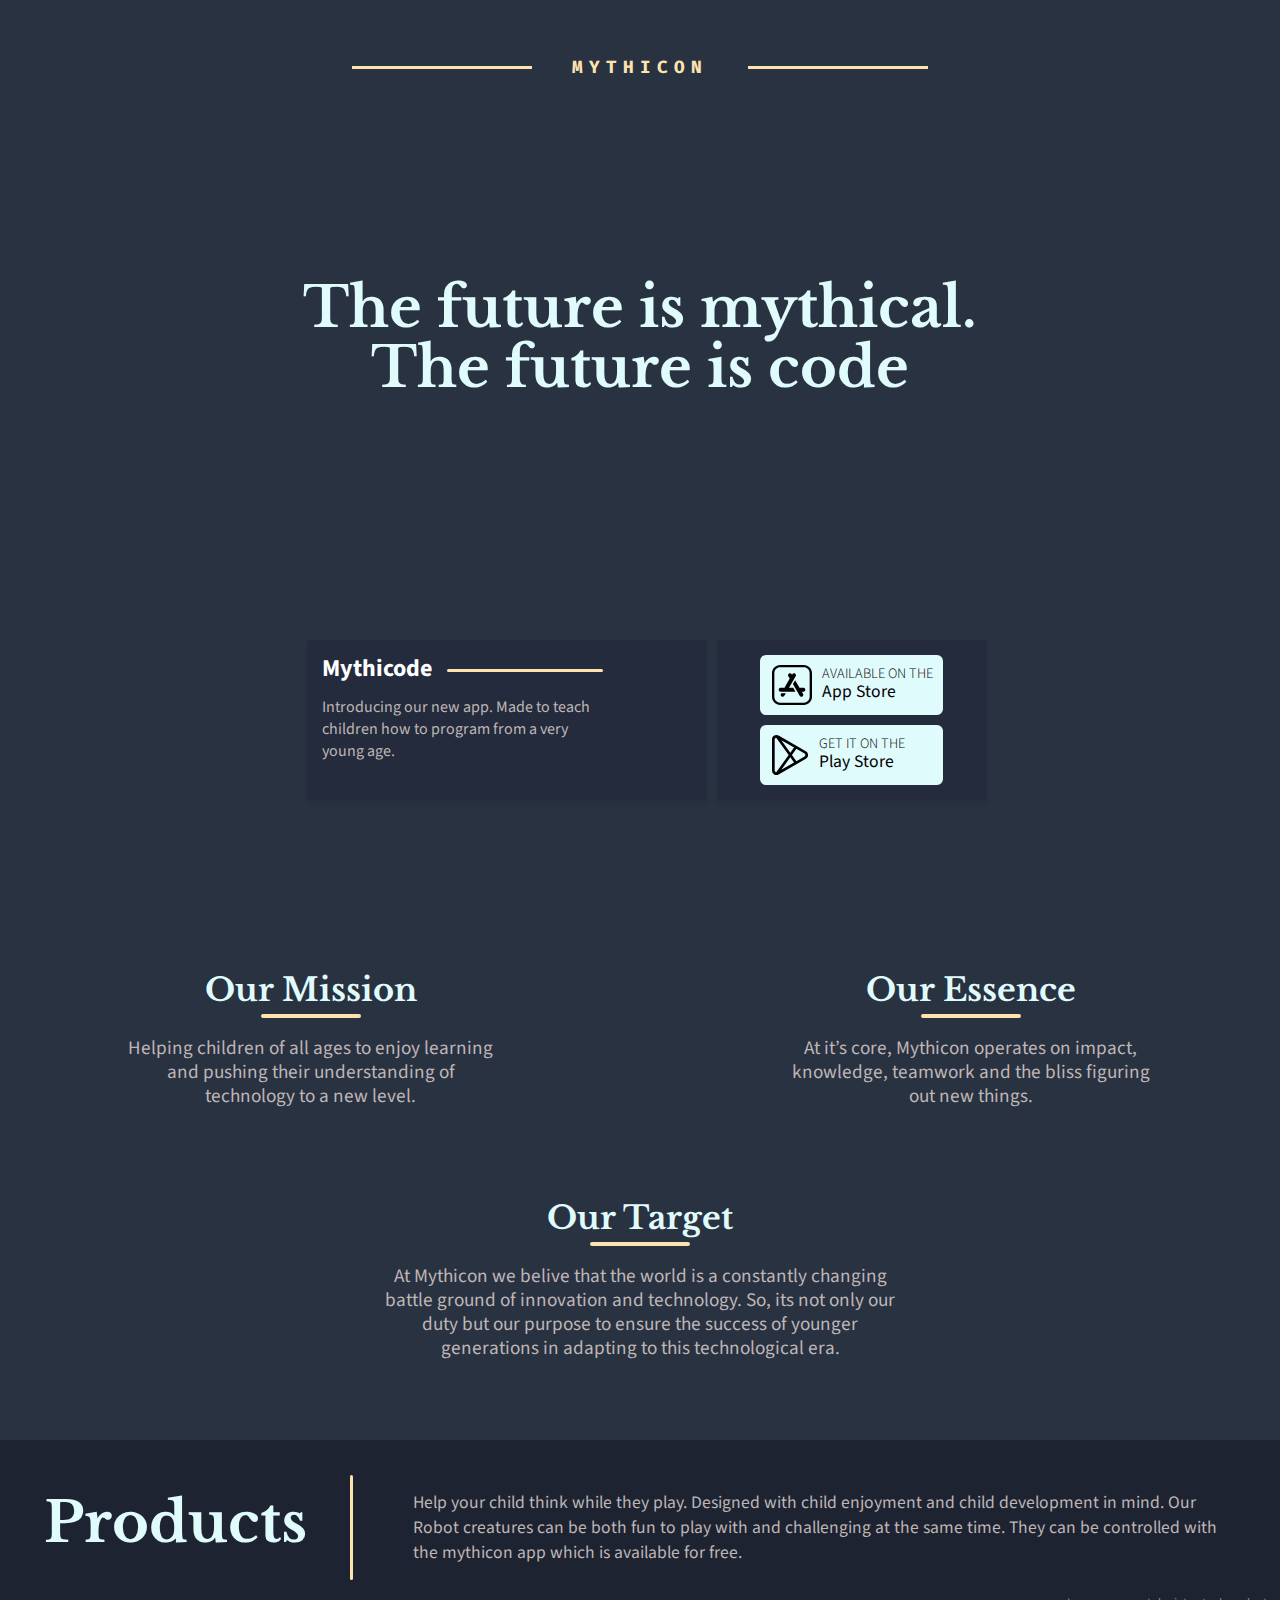
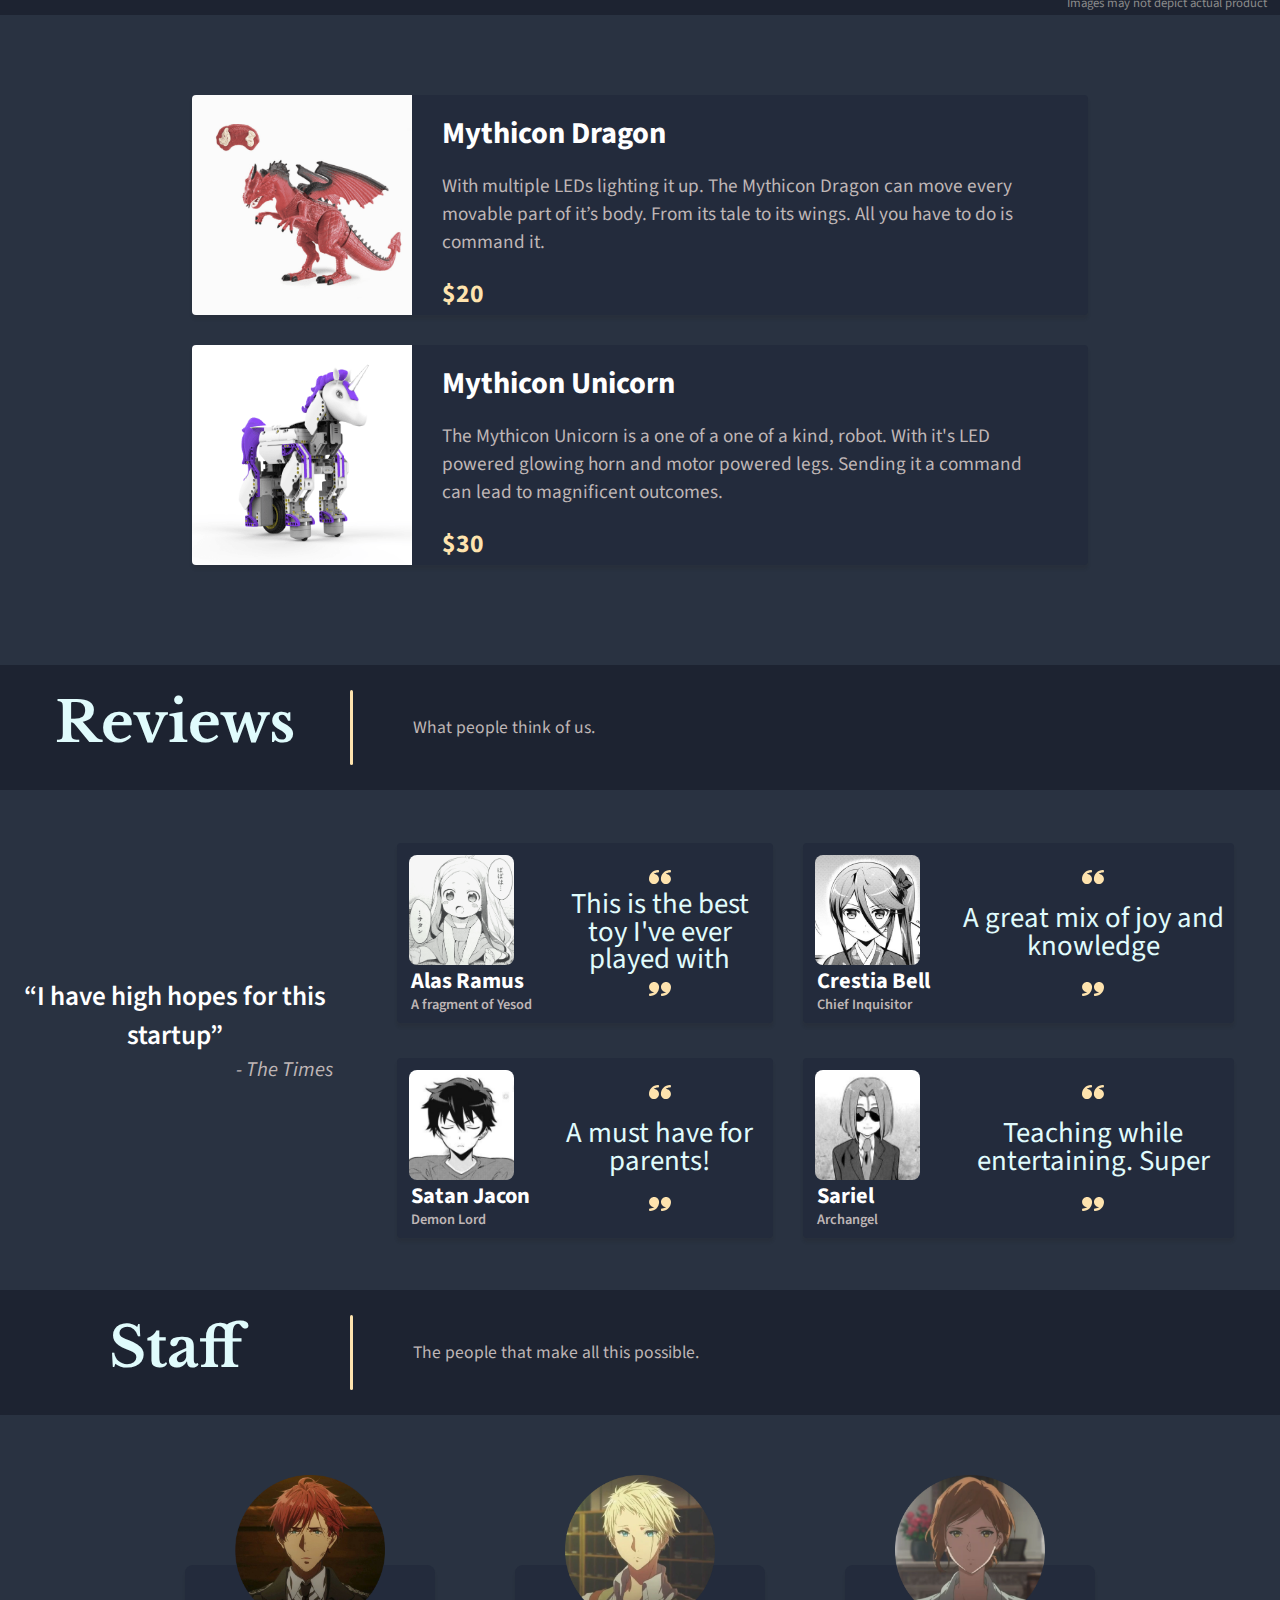
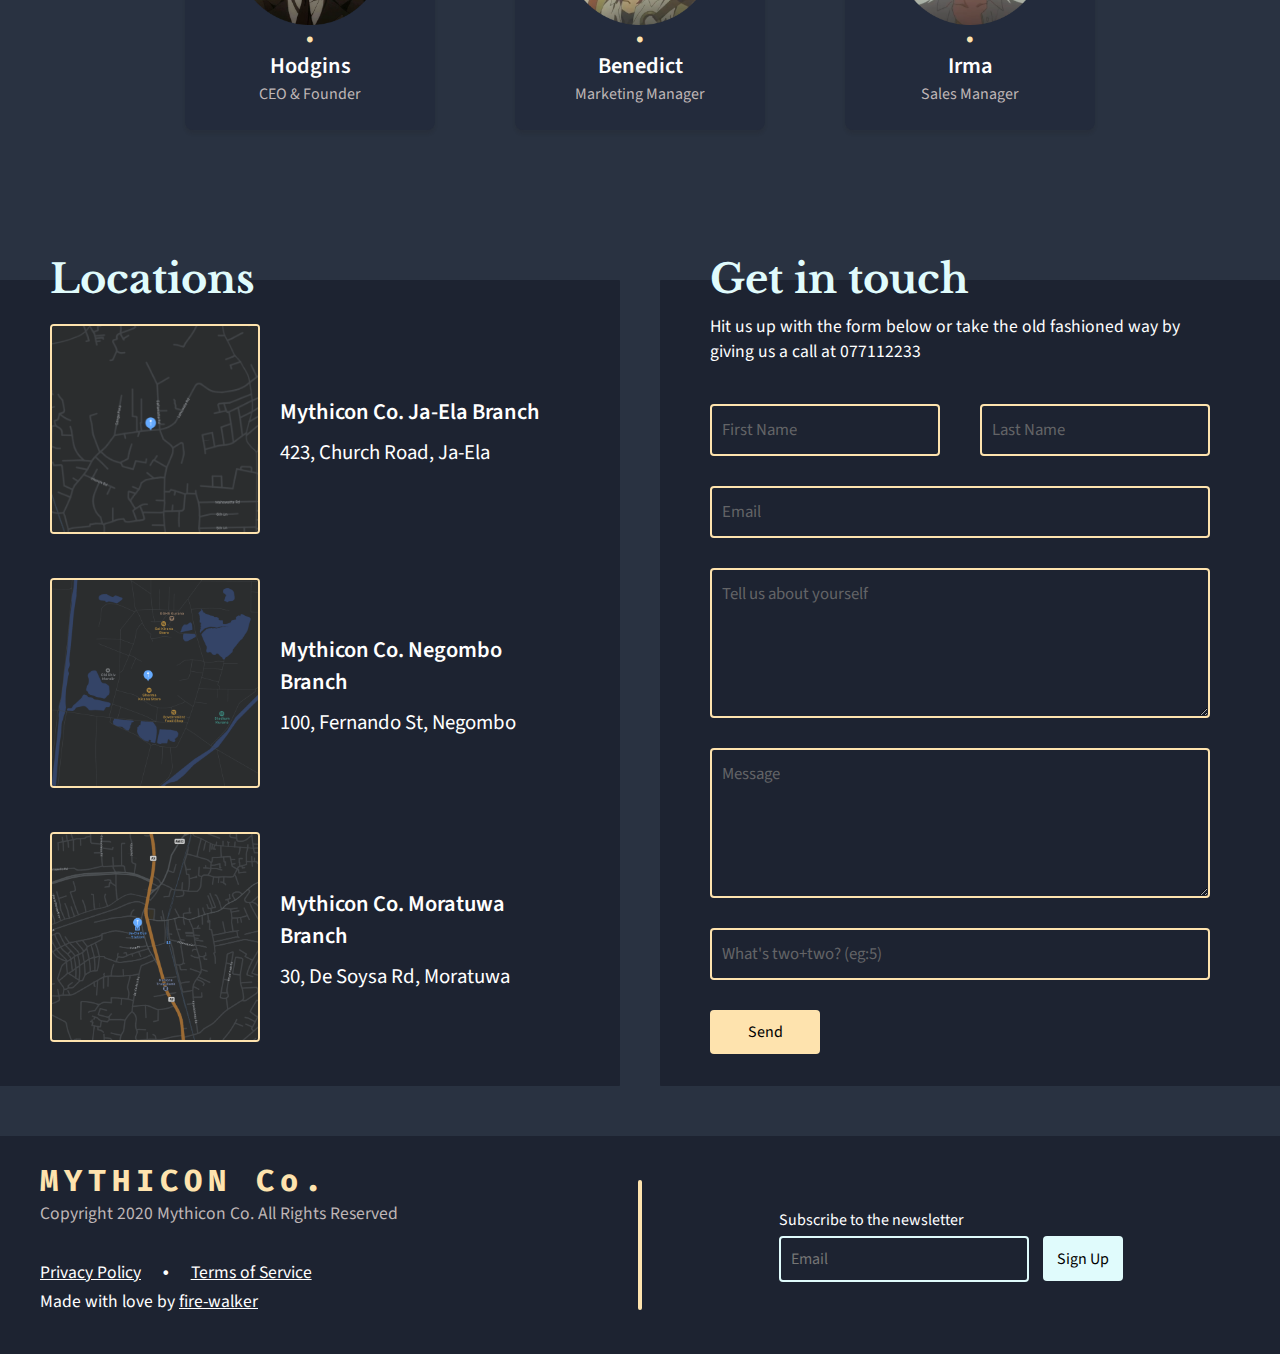
<file: index_inline.html>
<!-- ==== dev notes ==== -->
<!-- css compatibility settings included for old gen browsers -->
<!-- tested for widths 1440px and below -->


<!DOCTYPE html>
<html lang="en">

<head>
    <meta charset="UTF-8">
    <meta name="viewport" content="width=device-width, initial-scale=1.0">
    <title>Mythicon</title>


    <style>
        * {
            margin: 0;
            -webkit-box-sizing: border-box;
            box-sizing: border-box;
        }

        *:focus {
            outline: none;
        }

        body {
            background-color: #293241;
        }

        .products-page .header,
        .reviews-page .header,
        .staff-page .header {
            position: relative;
            background-color: #1D2331;
            display: -ms-grid;
            display: grid;
            -ms-grid-columns: 350px 1% auto;
            grid-template-columns: 350px 1% auto;
            -webkit-box-align: center;
            -ms-flex-align: center;
            align-items: center;
        }

        .products-page .header h1,
        .reviews-page .header h1,
        .staff-page .header h1 {
            font-family: 'Libre Baskerville', serif;
            color: #E0FBFC;
            font-size: 3.5em;
            font-weight: 700;
            text-align: center;
            max-width: 700px;
            margin-bottom: 10px;
        }

        .products-page .header .line,
        .reviews-page .header .line,
        .staff-page .header .line {
            height: 60%;
            width: 3px;
            border-radius: 50px;
            background-color: #FEE3AE;
        }

        .products-page .header p.desktop,
        .products-page .header p.mobile,
        .products-page .header p,
        .reviews-page .header p.desktop,
        .reviews-page .header p.mobile,
        .reviews-page .header p,
        .staff-page .header p.desktop,
        .staff-page .header p.mobile,
        .staff-page .header p {
            padding: 50px;
            color: #BFB6B6;
            font-family: 'Source Sans Pro', sans-serif;
            font-size: 1.1em;
        }

        .products-page .header p.mobile,
        .reviews-page .header p.mobile,
        .staff-page .header p.mobile {
            display: none;
        }

        .products-page .header p.note,
        .reviews-page .header p.note,
        .staff-page .header p.note {
            position: absolute;
            bottom: 2%;
            right: 1%;
            font-family: 'Source Sans Pro', sans-serif;
            font-size: 0.8em;
            color: #8b8b8b;
            padding: 0;
        }

        .home-page {
            height: 100vh;
            display: -ms-grid;
            display: grid;
            -ms-grid-rows: 15% auto 40%;
            grid-template-rows: 15% auto 40%;
        }

        .home-page .logo {
            display: -webkit-box;
            display: -ms-flexbox;
            display: flex;
            -webkit-box-pack: center;
            -ms-flex-pack: center;
            justify-content: center;
        }

        .home-page .logo .line {
            background-color: #FEE3AE;
            height: 3px;
            width: 15%;
            margin: auto 40px;
            max-width: 180px;
        }

        .home-page .logo .text {
            font-weight: 700;
            -ms-flex-item-align: center;
            -ms-grid-row-align: center;
            align-self: center;
            color: #FEE3AE;
            font-family: 'Fira Code', monospace;
            text-transform: uppercase;
            font-size: 1.1em;
            letter-spacing: 6px;
        }

        .home-page .main-text {
            display: -webkit-box;
            display: -ms-flexbox;
            display: flex;
            -webkit-box-pack: center;
            -ms-flex-pack: center;
            justify-content: center;
            -webkit-box-align: center;
            -ms-flex-align: center;
            align-items: center;
            padding: 0 30px;
        }

        .home-page .main-text h1 {
            font-family: 'Libre Baskerville', serif;
            color: #E0FBFC;
            font-size: 3.5em;
            font-weight: 700;
            text-align: center;
            max-width: 700px;
            line-height: 60px;
        }

        .home-page .app-info {
            display: -ms-grid;
            display: grid;
            -ms-grid-columns: 56% 44%;
            grid-template-columns: 56% 44%;
            -webkit-box-align: center;
            -ms-flex-align: center;
            align-items: center;
        }

        .home-page .app-info .desc-container {
            -webkit-box-shadow: 0 4px 3px rgba(32, 32, 32, 0.15);
            box-shadow: 0 4px 3px rgba(32, 32, 32, 0.15);
            border-radius: 4px;
            background-color: #232B3C;
            max-height: 160px;
            max-width: 400px;
            height: 70%;
            width: 90%;
            -ms-grid-column-align: end;
            justify-self: end;
            margin-right: 10px;
            display: -ms-grid;
            display: grid;
            grid-template-areas: "desc-container-title desc-container-line""desc-container-text desc-container-text";
            -ms-grid-columns: 140px auto;
            grid-template-columns: 140px auto;
            -ms-grid-rows: 35% 65%;
            grid-template-rows: 35% 65%;
        }

        .home-page .app-info .desc-container .app-name {
            -ms-grid-row: 1;
            -ms-grid-column: 1;
            grid-area: desc-container-title;
            margin: auto auto auto 15px;
        }

        .home-page .app-info .desc-container .app-name h2 {
            font-family: 'Source Sans Pro', sans-serif;
            font-weight: 700;
            color: white;
        }

        .home-page .app-info .desc-container .line {
            -ms-grid-row: 1;
            -ms-grid-column: 2;
            grid-area: desc-container-line;
            background-color: #FEE3AE;
            height: 3px;
            width: 60%;
            border-radius: 50px;
            -ms-flex-item-align: center;
            -ms-grid-row-align: center;
            align-self: center;
            margin-top: 5px;
        }

        .home-page .app-info .desc-container .desc-text {
            -ms-grid-row: 2;
            -ms-grid-column: 1;
            -ms-grid-column-span: 2;
            grid-area: desc-container-text;
            margin: 0 auto auto 15px;
            max-width: 70%;
            font-family: 'Source Sans Pro', sans-serif;
            font-weight: 400;
            font-size: 1em;
            color: #BFB6B6;
        }

        .home-page .app-info .down-container {
            -webkit-box-shadow: 0 4px 3px rgba(32, 32, 32, 0.15);
            box-shadow: 0 4px 3px rgba(32, 32, 32, 0.15);
            border-radius: 4px;
            background-color: #232B3C;
            max-height: 160px;
            max-width: 270px;
            height: 70%;
            width: 90%;
            -ms-grid-column-align: start;
            justify-self: start;
            display: -ms-grid;
            display: grid;
            grid-gap: 10px;
            -webkit-box-pack: center;
            -ms-flex-pack: center;
            justify-content: center;
            grid-template-areas: "ios""android";
        }

        .home-page .app-info .down-container .down-btn {
            text-decoration: none;
            color: black;
            text-align: left;
            border: none;
            background-color: #E0FBFC;
            border-radius: 6px;
            padding: 2px 10px 2px 12px;
            height: 60px;
            -webkit-transition: background-color 0.15s ease;
            transition: background-color 0.15s ease;
            cursor: pointer;
            display: -webkit-box;
            display: -ms-flexbox;
            display: flex;
            -webkit-box-align: center;
            -ms-flex-align: center;
            align-items: center;
        }

        .home-page .app-info .down-container .down-btn:focus {
            background-color: #b3dff3;
        }

        .home-page .app-info .down-container .down-btn .text {
            font-family: 'Source Sans Pro', sans-serif;
            padding-left: 10px;
        }

        .home-page .app-info .down-container .down-btn .text h3 {
            font-weight: 300;
            text-transform: uppercase;
            line-height: 10px;
            font-size: 0.9em;
            padding-top: 3px;
        }

        .home-page .app-info .down-container .down-btn .text h2 {
            font-weight: 400;
            font-size: 1.1em;
        }

        .home-page .app-info .down-container .down-btn .icon {
            height: 40px;
        }

        .home-page .app-info .down-container .down-btn .icon svg {
            height: 100%;
        }

        .home-page .app-info .down-container .ios {
            -ms-grid-row: 1;
            -ms-grid-column: 1;
            grid-area: ios;
            -ms-flex-item-align: end;
            -ms-grid-row-align: end;
            align-self: end;
        }

        .home-page .app-info .down-container .android {
            -ms-grid-row: 2;
            -ms-grid-column: 1;
            grid-area: android;
            -ms-flex-item-align: start;
            -ms-grid-row-align: start;
            align-self: start;
        }

        .info-page {
            margin: 70px 0 40px 0;
            display: -ms-grid;
            display: grid;
            grid-template-areas: "info-page-mission info-page-essence""info-page-target info-page-target";
            -webkit-box-pack: center;
            -ms-flex-pack: center;
            justify-content: center;
            height: 100%;
            grid-gap: 40px;
        }

        .info-page .info-item {
            text-align: center;
            display: -webkit-box;
            display: -ms-flexbox;
            display: flex;
            -webkit-box-orient: vertical;
            -webkit-box-direction: normal;
            -ms-flex-direction: column;
            flex-direction: column;
        }

        .info-page .info-item h1 {
            font-family: 'Libre Baskerville', serif;
            color: #E0FBFC;
            font-size: 2em;
            font-weight: 700;
        }

        .info-page .info-item hr {
            border: solid 2px #FEE3AE;
            border-radius: 50px;
            width: 100px;
            margin: 0 auto;
            margin-top: 4px;
        }

        .info-page .info-item p {
            color: #BFB6B6;
            font-family: 'Source Sans Pro', sans-serif;
            font-size: 1.2em;
            padding-top: 18px;
            line-height: 24px;
            margin: 0 20%;
        }

        .info-page .mission {
            -ms-grid-row: 1;
            -ms-grid-column: 1;
            grid-area: info-page-mission;
        }

        .info-page .essence {
            -ms-grid-row: 1;
            -ms-grid-column: 2;
            grid-area: info-page-essence;
        }

        .info-page .target {
            margin-top: 50px;
            -ms-grid-row: 2;
            -ms-grid-column: 1;
            -ms-grid-column-span: 2;
            grid-area: info-page-target;
        }

        .info-page .target p {
            margin: 0 30%;
        }

        .products-page {
            margin: 80px 0 100px 0;
        }

        .products-page .product-cards {
            margin: 80px 0;
            display: -webkit-box;
            display: -ms-flexbox;
            display: flex;
            -webkit-box-orient: vertical;
            -webkit-box-direction: normal;
            -ms-flex-direction: column;
            flex-direction: column;
            -webkit-box-pack: center;
            -ms-flex-pack: center;
            justify-content: center;
            gap: 30px;
        }

        .products-page .product-cards .product {
            -webkit-box-shadow: 0 4px 3px rgba(32, 32, 32, 0.15);
            box-shadow: 0 4px 3px rgba(32, 32, 32, 0.15);
            background-color: #232B3C;
            width: 70%;
            margin: 0 auto;
            border-radius: 4px;
            height: 220px;
            display: -webkit-box;
            display: -ms-flexbox;
            display: flex;
            gap: 30px;
        }

        .products-page .product-cards .product img {
            height: 100%;
            border-radius: 4px 0 0 4px;
        }

        .products-page .product-cards .product .info {
            display: -ms-grid;
            display: grid;
            -ms-grid-rows: 35% auto 40%;
            grid-template-rows: 35% auto 40%;
            -webkit-box-align: center;
            -ms-flex-align: center;
            align-items: center;
        }

        .products-page .product-cards .product .info h1 {
            color: white;
            font-family: 'Source Sans Pro', sans-serif;
            font-size: 1.9em;
        }

        .products-page .product-cards .product .info p {
            -ms-flex-item-align: start;
            -ms-grid-row-align: start;
            align-self: start;
            color: #BFB6B6;
            font-family: 'Source Sans Pro', sans-serif;
            font-size: 1.2em;
            padding-right: 10%;
        }

        .products-page .product-cards .product .info h2 {
            color: #FEE3AE;
            font-family: 'Source Sans Pro', sans-serif;
            font-size: 1.6em;
            -ms-flex-item-align: start;
            -ms-grid-row-align: start;
            align-self: start;
            margin-top: 20px;
        }

        .reviews-page .review-container {
            display: -ms-grid;
            display: grid;
            -ms-grid-columns: 350px auto;
            grid-template-columns: 350px auto;
            height: 500px;
        }

        .reviews-page .review-container .comment-main {
            -ms-grid-column-align: center;
            justify-self: center;
            -ms-flex-item-align: center;
            -ms-grid-row-align: center;
            align-self: center;
            margin-bottom: 20px;
            width: 90%;
        }

        .reviews-page .review-container .comment-main h1 {
            color: white;
            font-family: 'Source Sans Pro', sans-serif;
            font-size: 1.7em;
            text-align: center;
            font-weight: 600;
        }

        .reviews-page .review-container .comment-main h2 {
            font-family: 'Source Sans Pro', sans-serif;
            font-size: 1.3em;
            text-align: right;
            font-style: italic;
            font-weight: 400;
            color: #BFB6B6;
        }

        .staff-page {
            margin-bottom: 150px;
        }

        .staff-page .staff-container {
            display: -webkit-box;
            display: -ms-flexbox;
            display: flex;
            -webkit-box-pack: center;
            -ms-flex-pack: center;
            justify-content: center;
            -webkit-box-align: center;
            -ms-flex-align: center;
            align-items: center;
            margin: 150px 50px 100px 50px;
        }

        .staff-page .staff-container .staff-card {
            -webkit-box-shadow: 0 4px 3px rgba(32, 32, 32, 0.15);
            box-shadow: 0 4px 3px rgba(32, 32, 32, 0.15);
            position: relative;
            background-color: #232B3C;
            border-radius: 8px;
            margin: 0 40px;
            width: 250px;
            height: 165px;
        }

        .staff-page .staff-container .staff-card .image-container {
            position: absolute;
            display: -webkit-box;
            display: -ms-flexbox;
            display: flex;
            height: 150px;
            left: 0;
            top: -90px;
            -webkit-box-pack: center;
            -ms-flex-pack: center;
            justify-content: center;
            width: 100%;
        }

        .staff-page .staff-container .staff-card .image-container img {
            height: 100%;
        }

        .staff-page .staff-container .staff-card .staff-info {
            margin-top: 65px;
            text-align: center;
            font-family: 'Source Sans Pro', sans-serif;
        }

        .staff-page .staff-container .staff-card .staff-info h1 {
            font-weight: 600;
            font-size: 1.4em;
            color: white;
        }

        .staff-page .staff-container .staff-card .staff-info h3 {
            font-size: 700;
            font-size: 2em;
            line-height: 20px;
            color: #FEE3AE;
        }

        .staff-page .staff-container .staff-card .staff-info h2 {
            font-weight: 400;
            font-size: 1em;
            color: #BFB6B6;
            line-height: 25px;
        }

        .location-contact-page {
            display: -ms-grid;
            display: grid;
            -ms-grid-columns: 1fr 1fr;
            grid-template-columns: 1fr 1fr;
            -webkit-column-gap: 40px;
            column-gap: 40px;
        }

        .location-contact-page .locations {
            border-radius: 0 1px 1px 0;
            background-color: #1D2331;
        }

        .location-contact-page .locations .header {
            margin: 0 70px 0 50px;
            margin-top: -26px;
        }

        .location-contact-page .locations .header h1 {
            font-family: 'Libre Baskerville', serif;
            color: #E0FBFC;
            font-size: 2.5em;
            font-weight: 700;
        }

        .location-contact-page .locations .map-container {
            margin: 20px 70px 0 50px;
        }

        .location-contact-page .locations .map-container .map {
            display: -webkit-box;
            display: -ms-flexbox;
            display: flex;
            -webkit-box-orient: horizontal;
            -webkit-box-direction: normal;
            -ms-flex-direction: row;
            flex-direction: row;
            margin-bottom: 40px;
            -webkit-column-gap: 20px;
            column-gap: 20px;
        }

        .location-contact-page .locations .map-container .map .map-image img {
            height: 210px;
            width: 210px;
            -o-object-fit: cover;
            object-fit: cover;
            border: 2px solid #FEE3AE;
            border-radius: 4px;
        }

        .location-contact-page .locations .map-container .map .map-info {
            -ms-flex-item-align: center;
            -ms-grid-row-align: center;
            align-self: center;
        }

        .location-contact-page .locations .map-container .map .map-info h1,
        .location-contact-page .locations .map-container .map .map-info h2 {
            color: white;
            font-family: 'Source Sans Pro', sans-serif;
        }

        .location-contact-page .locations .map-container .map .map-info h1 {
            font-weight: 600;
            font-size: 1.4em;
        }

        .location-contact-page .locations .map-container .map .map-info h2 {
            font-weight: 400;
            font-size: 1.3em;
            margin-top: 10px;
        }

        .location-contact-page .contact {
            border-radius: 1px 0 0 1px;
            background-color: #1D2331;
        }

        .location-contact-page .contact .header {
            margin: -26px 70px 0 50px;
        }

        .location-contact-page .contact .header h1 {
            font-family: 'Libre Baskerville', serif;
            color: #E0FBFC;
            font-size: 2.5em;
            font-weight: 700;
        }

        .location-contact-page .contact .header p {
            font-family: 'Source Sans Pro', sans-serif;
            font-weight: 400;
            color: white;
            font-size: 1.1em;
            margin-top: 10px;
        }

        .location-contact-page .contact .input {
            margin: 40px 70px 0 50px;
            display: -webkit-box;
            display: -ms-flexbox;
            display: flex;
            -webkit-box-orient: horizontal;
            -webkit-box-direction: normal;
            -ms-flex-direction: row;
            flex-direction: row;
            -ms-flex-wrap: wrap;
            flex-wrap: wrap;
            row-gap: 30px;
        }

        .location-contact-page .contact .input input,
        .location-contact-page .contact .input textarea {
            background-color: transparent;
            border: solid 2px #FEE3AE;
            border-radius: 4px;
            font-size: 1.05em;
            color: white;
            padding: 12px 10px;
            width: 100%;
            font-family: 'Source Sans Pro', sans-serif;
        }

        .location-contact-page .contact .input input:focus,
        .location-contact-page .contact .input textarea:focus {
            border-color: #fcc258;
        }

        .location-contact-page .contact .input input::-webkit-input-placeholder,
        .location-contact-page .contact .input textarea::-webkit-input-placeholder {
            opacity: 80%;
        }

        .location-contact-page .contact .input input:-ms-input-placeholder,
        .location-contact-page .contact .input textarea:-ms-input-placeholder {
            opacity: 80%;
        }

        .location-contact-page .contact .input input::-ms-input-placeholder,
        .location-contact-page .contact .input textarea::-ms-input-placeholder {
            opacity: 80%;
        }

        .location-contact-page .contact .input input::placeholder,
        .location-contact-page .contact .input textarea::placeholder {
            opacity: 80%;
        }

        .location-contact-page .contact .input .first-name {
            width: 46%;
        }

        .location-contact-page .contact .input .last-name {
            width: 46%;
            margin-left: auto;
        }

        .location-contact-page .contact .input .more-info,
        .location-contact-page .contact .input .message {
            height: 150px;
        }

        .location-contact-page .contact .input button {
            cursor: pointer;
            border: none;
            border-radius: 4px;
            font-size: 1em;
            color: black;
            padding: 11px 10px;
            width: 110px;
            background-color: #FEE3AE;
            font-family: 'Source Sans Pro', sans-serif;
        }

        .location-contact-page .contact .input button:hover,
        .location-contact-page .contact .input button:focus {
            background-color: #fcc258;
        }

        .footer {
            margin-top: 50px;
            background-color: #1D2331;
            display: -ms-grid;
            display: grid;
            -ms-grid-columns: 45% auto 45%;
            grid-template-columns: 45% auto 45%;
        }

        .footer .main {
            margin: 25px 0 40px 40px;
        }

        .footer .main .top h1 {
            font-weight: 700;
            -ms-flex-item-align: center;
            -ms-grid-row-align: center;
            align-self: center;
            color: #FEE3AE;
            font-family: 'Fira Code', monospace;
            font-size: 1.9em;
            letter-spacing: 6px;
        }

        .footer .main .top h2 {
            color: #BFB6B6;
            font-family: 'Source Sans Pro', sans-serif;
            font-weight: 400;
            font-size: 1.1em;
        }

        .footer .main .bottom {
            margin-top: 30px;
        }

        .footer .main .bottom .first {
            display: -webkit-box;
            display: -ms-flexbox;
            display: flex;
            -webkit-box-orient: horizontal;
            -webkit-box-direction: normal;
            -ms-flex-direction: row;
            flex-direction: row;
            -webkit-box-align: center;
            -ms-flex-align: center;
            align-items: center;
        }

        .footer .main .bottom .first a {
            color: white;
            font-family: 'Source Sans Pro', sans-serif;
            font-weight: 400;
            font-size: 1.1em;
        }

        .footer .main .bottom .first a:focus {
            color: #BFB6B6;
        }

        .footer .main .bottom .first h2 {
            color: white;
            font-size: 1.8em;
            padding: 0 20px;
        }

        .footer .main .bottom h3 {
            color: white;
            font-family: 'Source Sans Pro', sans-serif;
            font-weight: 400;
            font-size: 1.1em;
        }

        .footer .main .bottom h3 a {
            color: white;
        }

        .footer .main .bottom h3 a:focus {
            color: #BFB6B6;
        }

        .footer .line {
            width: 4px;
            -ms-grid-column-align: center;
            justify-self: center;
            -ms-flex-item-align: center;
            -ms-grid-row-align: center;
            align-self: center;
            border-radius: 50px;
            background-color: #FEE3AE;
            height: 60%;
        }

        .footer .email {
            margin-left: 13%;
            -ms-flex-item-align: center;
            -ms-grid-row-align: center;
            align-self: center;
        }

        .footer .email h3 {
            color: white;
            font-family: 'Source Sans Pro', sans-serif;
            font-weight: 400;
            font-size: 1em;
            padding-bottom: 5px;
        }

        .footer .email input {
            background-color: transparent;
            border: solid 2px #E0FBFC;
            border-radius: 4px;
            padding: 10px 10px;
            width: 50%;
            color: white;
            font-family: 'Source Sans Pro', sans-serif;
            font-weight: 400;
            font-size: 1em;
        }

        .footer .email input:focus {
            border-color: #79c1e2;
        }

        .footer .email button {
            background-color: #E0FBFC;
            border: none;
            border-radius: 4px;
            height: 45px;
            width: 80px;
            margin-left: 10px;
            color: black;
            font-family: 'Source Sans Pro', sans-serif;
            font-weight: 400;
            font-size: 1em;
            cursor: pointer;
            -webkit-transition: background-color 0.15s ease;
            transition: background-color 0.15s ease;
        }

        .footer .email button:hover,
        .footer .email button:focus {
            background-color: #79c1e2;
        }

        @media (max-width: 1200px) {
            .products-page .product-cards .product {
                width: 90%;
            }

            .products-page .product-cards .product .info {
                -ms-grid-rows: 30% auto 40%;
                grid-template-rows: 30% auto 40%;
            }

            .reviews-page .review-container {
                -ms-grid-columns: none;
                grid-template-columns: none;
                -ms-grid-rows: 30% 60%;
                grid-template-rows: 30% 60%;
                height: 700px;
            }

            .reviews-page .review-container .comment-main {
                margin-bottom: 0;
                width: initial;
            }

            .reviews-page .review-container .comment-cards {
                margin: 0 20px;
                gap: 0 30px;
            }

            .location-contact-page .locations .header {
                margin: -26px 40px 0 30px;
            }

            .location-contact-page .locations .map-container {
                margin: 20px 10px 0 30px;
            }

            .location-contact-page .contact .header {
                margin: -26px 40px 0 30px;
            }

            .location-contact-page .contact .input {
                margin: 30px 40px 0 30px;
            }

            .footer .email {
                margin-left: initial;
            }

            .footer .email input {
                width: 60%;
            }
        }

        @media (max-width: 920px) {
            .location-contact-page {
                -webkit-column-gap: 20px;
                column-gap: 20px;
            }

            .location-contact-page .locations .map-container .map .map-image img {
                height: 180px;
                width: 180px;
            }

            .location-contact-page .locations .map-container .map .map-info h1 {
                font-size: 1.2em;
            }

            .location-contact-page .locations .map-container .map .map-info h2 {
                font-size: 1.1em;
            }

            .location-contact-page .contact .input {
                row-gap: 25px;
                margin-bottom: 20px;
            }

            .location-contact-page .contact .input .first-name,
            .location-contact-page .contact .input .last-name {
                width: 48%;
            }
        }

        @media (min-width: 800px) {

            .comment-cards input,
            .comment-cards .slidesNavigation {
                display: none;
            }

            .comment-cards {
                display: -ms-grid;
                display: grid;
                grid-template-areas: "comment-card-first comment-card-second""comment-card-third comment-card-forth";
                gap: 30px 30px;
                -webkit-box-pack: center;
                -ms-flex-pack: center;
                justify-content: center;
                -webkit-box-align: center;
                -ms-flex-align: center;
                align-items: center;
                margin: 50px 5%;
            }

            .comment-cards .comment {
                -webkit-box-shadow: 0 4px 3px rgba(32, 32, 32, 0.15);
                box-shadow: 0 4px 3px rgba(32, 32, 32, 0.15);
                border-radius: 4px;
                background-color: #232B3C;
                height: 180px;
                display: -ms-grid;
                display: grid;
                -ms-grid-columns: 160px auto;
                grid-template-columns: 160px auto;
            }

            .comment-cards .comment .left {
                margin-top: 12px;
                margin-left: 12px;
            }

            .comment-cards .comment .left img {
                width: 105px;
                height: 110px;
                -o-object-fit: cover;
                object-fit: cover;
                border-radius: 8px;
            }

            .comment-cards .comment .left h1 {
                font-size: 1.4em;
                font-family: 'Source Sans Pro', sans-serif;
                color: white;
                line-height: 25px;
                font-size: 600;
                margin-left: 2px;
            }

            .comment-cards .comment .left h2 {
                font-size: 0.9em;
                font-family: 'Source Sans Pro', sans-serif;
                color: #BFB6B6;
                font-weight: 600;
                margin-left: 2px;
            }

            .comment-cards .comment .right {
                margin: 20px 10px 20px 0;
                display: -ms-grid;
                display: grid;
                -ms-grid-rows: 20% auto 20%;
                grid-template-rows: 20% auto 20%;
                justify-items: center;
                -webkit-box-align: center;
                -ms-flex-align: center;
                align-items: center;
            }

            .comment-cards .comment .right svg {
                height: 22px;
            }

            .comment-cards .comment .right svg:last-child {
                -webkit-transform: rotate(180deg);
                transform: rotate(180deg);
            }

            .comment-cards .comment .right h1 {
                font-size: 1.8em;
                font-family: 'Source Sans Pro', sans-serif;
                color: #E0FBFC;
                font-weight: 400;
                text-align: center;
                line-height: 95%;
            }

            .comment-circles {
                display: none;
            }
        }

        @media (max-width: 799px) {

            .products-page .header,
            .reviews-page .header,
            .staff-page .header {
                -ms-grid-columns: 280px 1% auto;
                grid-template-columns: 280px 1% auto;
            }

            .products-page .header h1,
            .reviews-page .header h1,
            .staff-page .header h1 {
                font-size: 3em;
            }

            .products-page .header p.desktop,
            .products-page .header p.mobile,
            .products-page .header p,
            .reviews-page .header p.desktop,
            .reviews-page .header p.mobile,
            .reviews-page .header p,
            .staff-page .header p.desktop,
            .staff-page .header p.mobile,
            .staff-page .header p {
                padding: 50px 30px;
            }

            .home-page .main-text h1 {
                font-size: 3em;
            }

            .products-page .header p.desktop {
                display: none;
            }

            .products-page .header p.mobile {
                display: initial;
            }

            .products-page .product-cards .product {
                gap: 15px;
                height: 190px;
            }

            .products-page .product-cards .product img {
                width: 35%;
                -o-object-fit: cover;
                object-fit: cover;
            }

            .products-page .product-cards .product .info h1 {
                font-size: 1.7em;
            }

            .products-page .product-cards .product .info p {
                font-size: 1em;
                padding-right: 5%;
            }

            .products-page .product-cards .product .info h2 {
                -ms-flex-item-align: start;
                -ms-grid-row-align: start;
                align-self: start;
                font-size: 1.5em;
                margin-top: 0;
                padding-top: 5px;
            }

            .reviews-page .review-container {
                height: 500px;
                display: -webkit-box;
                display: -ms-flexbox;
                display: flex;
                -webkit-box-orient: vertical;
                -webkit-box-direction: normal;
                -ms-flex-direction: column;
                flex-direction: column;
                overflow: hidden;
            }

            .reviews-page .review-container .comment-main {
                margin: 50px 0;
            }

            .reviews-page .review-container .comment-cards {
                -webkit-animation: move-cards 35s infinite ease;
                animation: move-cards 35s infinite ease;
                margin: 0;
                margin-top: 40px;
                width: 400%;
                -webkit-box-pack: space-evenly;
                -ms-flex-pack: space-evenly;
                justify-content: space-evenly;
                display: -webkit-box;
                display: -ms-flexbox;
                display: flex;
                padding: 0 10% 0 10%;
                -webkit-column-gap: 5%;
                column-gap: 5%;
            }

            .reviews-page .review-container .comment-cards .comment {
                -webkit-box-shadow: 0 4px 3px #20202026;
                box-shadow: 0 4px 3px #20202026;
                border-radius: 4px;
                background-color: #232B3C;
                height: 180px;
                display: -ms-grid;
                display: grid;
                -ms-grid-columns: 160px auto;
                grid-template-columns: 160px auto;
            }

            .reviews-page .review-container .comment-cards .comment .left {
                margin-top: 12px;
                margin-left: 12px;
            }

            .reviews-page .review-container .comment-cards .comment .left img {
                width: 105px;
                height: 110px;
                -o-object-fit: cover;
                object-fit: cover;
                border-radius: 8px;
            }

            .reviews-page .review-container .comment-cards .comment .left h1 {
                font-size: 1.4em;
                font-family: 'Source Sans Pro', sans-serif;
                color: white;
                line-height: 25px;
                font-size: 600;
                margin-left: 2px;
            }

            .reviews-page .review-container .comment-cards .comment .left h2 {
                font-size: 0.9em;
                font-family: 'Source Sans Pro', sans-serif;
                color: #BFB6B6;
                font-weight: 600;
                margin-left: 2px;
            }

            .reviews-page .review-container .comment-cards .comment .right {
                margin: 20px 10px 20px 0;
                display: -ms-grid;
                display: grid;
                -ms-grid-rows: 20% auto 20%;
                grid-template-rows: 20% auto 20%;
                justify-items: center;
                -webkit-box-align: center;
                -ms-flex-align: center;
                align-items: center;
            }

            .reviews-page .review-container .comment-cards .comment .right svg {
                height: 22px;
            }

            .reviews-page .review-container .comment-cards .comment .right svg:last-child {
                -webkit-transform: rotate(180deg);
                transform: rotate(180deg);
            }

            .reviews-page .review-container .comment-cards .comment .right h1 {
                font-size: 1.8em;
                font-family: 'Source Sans Pro', sans-serif;
                color: #E0FBFC;
                font-weight: 400;
                text-align: center;
                line-height: 95%;
            }

            .reviews-page .review-container .comment-circles {
                display: -webkit-box;
                display: -ms-flexbox;
                display: flex;
                -webkit-box-pack: center;
                -ms-flex-pack: center;
                justify-content: center;
                -webkit-box-align: center;
                -ms-flex-align: center;
                align-items: center;
                margin-top: 30px;
            }

            .reviews-page .review-container .comment-circles div {
                height: 17px;
                width: 17px;
                background-color: #232B3C;
                border-radius: 50px;
                display: block;
                margin: 0 10px;
            }

            .reviews-page .review-container .comment-circles .first {
                -webkit-animation: circle-first 35s ease infinite;
                animation: circle-first 35s ease infinite;
            }

            .reviews-page .review-container .comment-circles .second {
                -webkit-animation: circle-second 35s ease infinite;
                animation: circle-second 35s ease infinite;
            }

            .reviews-page .review-container .comment-circles .third {
                -webkit-animation: circle-third 35s ease infinite;
                animation: circle-third 35s ease infinite;
            }

            .reviews-page .review-container .comment-circles .forth {
                -webkit-animation: circle-forth 35s ease infinite;
                animation: circle-forth 35s ease infinite;
            }

            .staff-page .staff-container {
                margin: 150px 20px 100px 20px;
            }

            .staff-page .staff-container .staff-card {
                height: 135px;
                margin: 0 20px;
            }

            .staff-page .staff-container .staff-card .image-container {
                height: 130px;
            }

            .staff-page .staff-container .staff-card .staff-info {
                margin-top: 45px;
            }

            .location-contact-page {
                -ms-grid-columns: none;
                grid-template-columns: none;
                -ms-grid-rows: auto auto;
                grid-template-rows: auto auto;
                -webkit-column-gap: none;
                column-gap: none;
                row-gap: 100px;
            }

            .location-contact-page .locations {
                margin: 0 6%;
            }

            .location-contact-page .locations .header {
                text-align: center;
                margin: -34px 40px 0 40px;
            }

            .location-contact-page .locations .header h1 {
                font-size: 3em;
            }

            .location-contact-page .locations .map-container .map {
                -webkit-box-orient: vertical;
                -webkit-box-direction: normal;
                -ms-flex-direction: column;
                flex-direction: column;
                row-gap: 20px;
                margin-bottom: 50px;
            }

            .location-contact-page .locations .map-container .map .map-image {
                display: -webkit-box;
                display: -ms-flexbox;
                display: flex;
                -webkit-box-pack: center;
                -ms-flex-pack: center;
                justify-content: center;
                margin: 0 auto;
            }

            .location-contact-page .locations .map-container .map .map-info {
                text-align: center;
            }

            .location-contact-page .locations .map-container .map .map-info h2 {
                margin: 0;
            }

            .location-contact-page .contact {
                margin: 0 6%;
            }

            .location-contact-page .contact .header {
                text-align: center;
                margin: -34px 9% 0 9%;
            }

            .location-contact-page .contact .header h1 {
                font-size: 3em;
            }

            .location-contact-page .contact .input {
                margin: 30px 9% 30px 9%;
            }

            .info-page .info-item p {
                margin: 0 10%;
            }

            .footer {
                display: -webkit-box;
                display: -ms-flexbox;
                display: flex;
                -webkit-box-orient: vertical;
                -webkit-box-direction: normal;
                -ms-flex-direction: column;
                flex-direction: column;
            }

            .footer .line {
                height: 5px;
                width: 35%;
                -ms-flex-item-align: inherit;
                -ms-grid-row-align: inherit;
                align-self: inherit;
                margin-left: 40px;
            }

            .footer .email {
                -ms-flex-item-align: inherit;
                -ms-grid-row-align: inherit;
                align-self: inherit;
                margin: 25px 0 40px 40px;
            }

            .footer .email input {
                max-width: 300px;
            }
        }

        @media (max-width: 550px) {

            .products-page .header,
            .reviews-page .header,
            .staff-page .header {
                position: relative;
                background-color: #1D2331;
                display: -ms-grid;
                display: grid;
                grid-template-areas: "header-line header-title""header-line header-desc";
                -webkit-box-align: center;
                -ms-flex-align: center;
                align-items: center;
                -ms-grid-columns: 12% auto;
                grid-template-columns: 12% auto;
                -ms-grid-rows: 90px 65px;
                grid-template-rows: 90px 65px;
                row-gap: 0;
            }

            .products-page .header h1,
            .reviews-page .header h1,
            .staff-page .header h1 {
                -ms-grid-row: 1;
                -ms-grid-column: 2;
                grid-area: header-title;
                -ms-grid-column-align: start;
                justify-self: start;
                -ms-flex-item-align: end;
                -ms-grid-row-align: end;
                align-self: end;
                font-size: 3.5em;
                margin-bottom: 0;
                line-height: 50px;
            }

            .products-page .header .line,
            .reviews-page .header .line,
            .staff-page .header .line {
                -ms-grid-row: 1;
                -ms-grid-row-span: 2;
                -ms-grid-column: 1;
                grid-area: header-line;
                height: 60%;
                width: 4px;
                -ms-grid-column-align: center;
                justify-self: center;
            }

            .products-page .header p.desktop,
            .products-page .header p.mobile,
            .products-page .header p,
            .reviews-page .header p.desktop,
            .reviews-page .header p.mobile,
            .reviews-page .header p,
            .staff-page .header p.desktop,
            .staff-page .header p.mobile,
            .staff-page .header p {
                -ms-flex-item-align: start;
                -ms-grid-row-align: start;
                align-self: start;
                -ms-grid-row: 2;
                -ms-grid-column: 2;
                grid-area: header-desc;
                padding-left: 2px;
                padding: 0;
            }

            .products-page .header p.note,
            .reviews-page .header p.note,
            .staff-page .header p.note {
                bottom: 1px;
                right: 1%;
                font-size: 0.7em;
                font-style: italic;
            }

            .home-page {
                height: initial;
                -ms-grid-rows: 80px 300px 300px;
                grid-template-rows: 80px 300px 300px;
            }

            .home-page .logo .line {
                margin: auto 20px;
                width: 25%;
            }

            .home-page .main-text {
                padding: 0 5px;
                -ms-flex-item-align: start;
                -ms-grid-row-align: start;
                align-self: start;
            }

            .home-page .main-text h1 {
                font-size: 2.4em;
                margin-top: 40px;
            }

            .home-page .app-info {
                -ms-grid-columns: initial;
                grid-template-columns: initial;
                -ms-grid-rows: 1fr 1fr;
                grid-template-rows: 1fr 1fr;
            }

            .home-page .app-info .desc-container {
                -ms-grid-column-align: center;
                justify-self: center;
                -ms-flex-item-align: end;
                -ms-grid-row-align: end;
                align-self: end;
                margin: 0;
                height: 100%;
                max-width: initial;
                padding: 10px 0 20px 0;
                -ms-grid-rows: 40% 60%;
                grid-template-rows: 40% 60%;
            }

            .home-page .app-info .down-container {
                height: 100%;
                -ms-flex-item-align: start;
                -ms-grid-row-align: start;
                align-self: start;
                -ms-grid-column-align: center;
                justify-self: center;
                max-width: initial;
                -webkit-box-pack: center;
                -ms-flex-pack: center;
                justify-content: center;
                -ms-flex-line-pack: center;
                align-content: center;
                margin: 20px 0;
            }

            .home-page .app-info .down-container .down-btn {
                padding: 30px 10px 30px 10px;
                height: 50px;
            }

            .home-page .app-info .down-container .down-btn .text {
                padding-left: 5px;
            }

            .home-page .app-info .down-container .down-btn .text h3 {
                font-size: 0.9em;
            }

            .home-page .app-info .down-container .down-btn .text h2 {
                font-size: 1.1em;
            }

            .home-page .app-info .down-container .down-btn .icon {
                height: 35px;
            }

            .info-page {
                grid-template-areas: "info-page-mission""info-page-essence""info-page-target";
                gap: 70px;
            }

            .info-page .target {
                margin-top: 0;
            }

            .products-page .product-cards .product {
                display: -webkit-box;
                display: -ms-flexbox;
                display: flex;
                -webkit-box-orient: vertical;
                -webkit-box-direction: normal;
                -ms-flex-direction: column;
                flex-direction: column;
                height: initial;
                width: 75%;
            }

            .products-page .product-cards .product img {
                border-radius: 4px;
                width: 85%;
                margin: 7% auto 0 auto;
            }

            .products-page .product-cards .product .info {
                text-align: center;
                display: -webkit-box;
                display: -ms-flexbox;
                display: flex;
                -webkit-box-orient: vertical;
                -webkit-box-direction: normal;
                -ms-flex-direction: column;
                flex-direction: column;
            }

            .products-page .product-cards .product .info p {
                padding: 10px 10% 0 10%;
            }

            .products-page .product-cards .product .info h2 {
                padding: 20px 0;
                -ms-flex-item-align: center;
                -ms-grid-row-align: center;
                align-self: center;
            }

            .reviews-page .review-container .comment-main {
                margin: 50px 30px;
            }

            .reviews-page .review-container .comment-cards {
                -webkit-column-gap: 2%;
                column-gap: 2%;
                padding: 0 5% 0 5%;
                margin-top: 30px;
            }

            .reviews-page .review-container .comment-cards .comment {
                -ms-grid-columns: 140px auto;
                grid-template-columns: 140px auto;
                height: 160px;
            }

            .reviews-page .review-container .comment-cards .comment .left {
                margin-left: 13px;
            }

            .reviews-page .review-container .comment-cards .comment .left img {
                height: 90px;
                width: 88px;
            }

            .reviews-page .review-container .comment-cards .comment .right {
                -ms-grid-rows: 25% auto 30%;
                grid-template-rows: 25% auto 30%;
                margin: 0;
            }

            .reviews-page .review-container .comment-cards .comment .right h1 {
                font-size: 1.5em;
            }

            .staff-page .staff-container {
                -webkit-box-orient: vertical;
                -webkit-box-direction: normal;
                -ms-flex-direction: column;
                flex-direction: column;
                margin-top: 100px;
                margin-bottom: 50px;
                row-gap: 120px;
            }

            .staff-page .staff-container .staff-card {
                margin-bottom: 0;
                width: 65%;
                height: 155px;
            }

            .staff-page .staff-container .staff-card .image-container {
                top: -70px;
            }

            .staff-page .staff-container .staff-card .staff-info {
                margin-top: 65px;
            }

            .location-contact-page .locations .header {
                margin-top: -31px;
            }

            .location-contact-page .locations .header h1 {
                font-size: 2.8em;
            }

            .location-contact-page .locations .map-container {
                margin-top: 50px;
            }

            .location-contact-page .contact .header {
                margin: -31px 0 0 0;
            }

            .location-contact-page .contact .header h1 {
                font-size: 2.8em;
            }

            .location-contact-page .contact .header p {
                margin: 25px 10px 0 10px;
            }

            .location-contact-page .contact .input {
                font-size: 0.9em;
                margin: 50px 6% 30px 6%;
            }

            .location-contact-page .contact .input .last-name,
            .location-contact-page .contact .input .first-name {
                width: 100%;
            }

            .footer .main {
                margin-left: 6%;
                margin-bottom: 50px;
            }

            .footer .main .top h1 {
                font-size: 1.3em;
            }

            .footer .main .top h2 {
                font-size: 1em;
            }

            .footer .main .bottom {
                margin-top: 40px;
            }

            .footer .main .bottom .first a {
                font-size: 1em;
            }

            .footer .main .bottom h3 {
                font-size: 1em;
            }

            .footer .line {
                margin-left: 6%;
                height: 3px;
            }

            .footer .email {
                margin-top: 40px;
                margin-left: 6%;
            }

            .footer .email button {
                font-size: 0.95em;
            }
        }

        @-webkit-keyframes move-cards {
            0% {
                -webkit-transform: translateX(-2%);
                transform: translateX(-2%);
            }

            5.55% {
                -webkit-transform: translateX(-28%);
                transform: translateX(-28%);
            }

            16.66% {
                -webkit-transform: translateX(-28%);
                transform: translateX(-28%);
            }

            22.21% {
                -webkit-transform: translateX(-51%);
                transform: translateX(-51%);
            }

            33.32% {
                -webkit-transform: translateX(-51%);
                transform: translateX(-51%);
            }

            38.87% {
                -webkit-transform: translateX(-74%);
                transform: translateX(-74%);
            }

            49.98% {
                -webkit-transform: translateX(-74%);
                transform: translateX(-74%);
            }

            55.53% {
                -webkit-transform: translateX(-51%);
                transform: translateX(-51%);
            }

            66.69% {
                -webkit-transform: translateX(-51%);
                transform: translateX(-51%);
            }

            72.19% {
                -webkit-transform: translateX(-28%);
                transform: translateX(-28%);
            }

            83.30% {
                -webkit-transform: translateX(-28%);
                transform: translateX(-28%);
            }

            88.85% {
                -webkit-transform: translateX(-1.5%);
                transform: translateX(-1.5%);
            }

            100% {
                -webkit-transform: translateX(-1.5%);
                transform: translateX(-1.5%);
            }
        }

        @keyframes move-cards {
            0% {
                -webkit-transform: translateX(-2%);
                transform: translateX(-2%);
            }

            5.55% {
                -webkit-transform: translateX(-28%);
                transform: translateX(-28%);
            }

            16.66% {
                -webkit-transform: translateX(-28%);
                transform: translateX(-28%);
            }

            22.21% {
                -webkit-transform: translateX(-51%);
                transform: translateX(-51%);
            }

            33.32% {
                -webkit-transform: translateX(-51%);
                transform: translateX(-51%);
            }

            38.87% {
                -webkit-transform: translateX(-74%);
                transform: translateX(-74%);
            }

            49.98% {
                -webkit-transform: translateX(-74%);
                transform: translateX(-74%);
            }

            55.53% {
                -webkit-transform: translateX(-51%);
                transform: translateX(-51%);
            }

            66.69% {
                -webkit-transform: translateX(-51%);
                transform: translateX(-51%);
            }

            72.19% {
                -webkit-transform: translateX(-28%);
                transform: translateX(-28%);
            }

            83.30% {
                -webkit-transform: translateX(-28%);
                transform: translateX(-28%);
            }

            88.85% {
                -webkit-transform: translateX(-1.5%);
                transform: translateX(-1.5%);
            }

            100% {
                -webkit-transform: translateX(-1.5%);
                transform: translateX(-1.5%);
            }
        }

        @-webkit-keyframes circle-first {

            0%,
            1.55% {
                background-color: #FEE3AE;
            }

            2.55% {
                background-color: #232B3C;
            }

            5.55% {
                background-color: #232B3C;
            }

            16.66% {
                background-color: #232B3C;
            }

            22.21% {
                background-color: #232B3C;
            }

            33.32% {
                background-color: #232B3C;
            }

            38.87% {
                background-color: #232B3C;
            }

            49.98% {
                background-color: #232B3C;
            }

            55.53% {
                background-color: #232B3C;
            }

            66.69% {
                background-color: #232B3C;
            }

            72.19% {
                background-color: #232B3C;
            }

            83.30% {
                background-color: #232B3C;
            }

            86% {
                background-color: #232B3C;
            }

            87% {
                background-color: #FEE3AE;
            }

            100% {
                background-color: #FEE3AE;
            }
        }

        @keyframes circle-first {

            0%,
            1.55% {
                background-color: #FEE3AE;
            }

            2.55% {
                background-color: #232B3C;
            }

            5.55% {
                background-color: #232B3C;
            }

            16.66% {
                background-color: #232B3C;
            }

            22.21% {
                background-color: #232B3C;
            }

            33.32% {
                background-color: #232B3C;
            }

            38.87% {
                background-color: #232B3C;
            }

            49.98% {
                background-color: #232B3C;
            }

            55.53% {
                background-color: #232B3C;
            }

            66.69% {
                background-color: #232B3C;
            }

            72.19% {
                background-color: #232B3C;
            }

            83.30% {
                background-color: #232B3C;
            }

            86% {
                background-color: #232B3C;
            }

            87% {
                background-color: #FEE3AE;
            }

            100% {
                background-color: #FEE3AE;
            }
        }

        @-webkit-keyframes circle-second {
            0% {
                background-color: #232B3C;
            }

            2.55% {
                background-color: #232B3C;
            }

            3.55% {
                background-color: #FEE3AE;
            }

            18.21% {
                background-color: #FEE3AE;
            }

            19.21% {
                background-color: #232B3C;
            }

            22.21% {
                background-color: #232B3C;
            }

            33.32% {
                background-color: #232B3C;
            }

            38.87% {
                background-color: #232B3C;
            }

            49.98% {
                background-color: #232B3C;
            }

            55.53% {
                background-color: #232B3C;
            }

            66.69% {
                background-color: #232B3C;
            }

            69% {
                background-color: #232B3C;
            }

            70% {
                background-color: #FEE3AE;
            }

            85% {
                background-color: #FEE3AE;
            }

            86% {
                background-color: #232B3C;
            }

            88.85% {
                background-color: #232B3C;
            }

            100% {
                background-color: #232B3C;
            }
        }

        @keyframes circle-second {
            0% {
                background-color: #232B3C;
            }

            2.55% {
                background-color: #232B3C;
            }

            3.55% {
                background-color: #FEE3AE;
            }

            18.21% {
                background-color: #FEE3AE;
            }

            19.21% {
                background-color: #232B3C;
            }

            22.21% {
                background-color: #232B3C;
            }

            33.32% {
                background-color: #232B3C;
            }

            38.87% {
                background-color: #232B3C;
            }

            49.98% {
                background-color: #232B3C;
            }

            55.53% {
                background-color: #232B3C;
            }

            66.69% {
                background-color: #232B3C;
            }

            69% {
                background-color: #232B3C;
            }

            70% {
                background-color: #FEE3AE;
            }

            85% {
                background-color: #FEE3AE;
            }

            86% {
                background-color: #232B3C;
            }

            88.85% {
                background-color: #232B3C;
            }

            100% {
                background-color: #232B3C;
            }
        }

        @-webkit-keyframes circle-third {
            0% {
                background-color: #232B3C;
            }

            5.55% {
                background-color: #232B3C;
            }

            16.66% {
                background-color: #232B3C;
            }

            19.21% {
                background-color: #232B3C;
            }

            20.21% {
                background-color: #FEE3AE;
            }

            34.32% {
                background-color: #FEE3AE;
            }

            35.32% {
                background-color: #232B3C;
            }

            38.87% {
                background-color: #232B3C;
            }

            49.98% {
                background-color: #232B3C;
            }

            52% {
                background-color: #232B3C;
            }

            53% {
                background-color: #FEE3AE;
            }

            68% {
                background-color: #FEE3AE;
            }

            69% {
                background-color: #232B3C;
            }

            72.19% {
                background-color: #232B3C;
            }

            83.30% {
                background-color: #232B3C;
            }

            88.85% {
                background-color: #232B3C;
            }

            100% {
                background-color: #232B3C;
            }
        }

        @keyframes circle-third {
            0% {
                background-color: #232B3C;
            }

            5.55% {
                background-color: #232B3C;
            }

            16.66% {
                background-color: #232B3C;
            }

            19.21% {
                background-color: #232B3C;
            }

            20.21% {
                background-color: #FEE3AE;
            }

            34.32% {
                background-color: #FEE3AE;
            }

            35.32% {
                background-color: #232B3C;
            }

            38.87% {
                background-color: #232B3C;
            }

            49.98% {
                background-color: #232B3C;
            }

            52% {
                background-color: #232B3C;
            }

            53% {
                background-color: #FEE3AE;
            }

            68% {
                background-color: #FEE3AE;
            }

            69% {
                background-color: #232B3C;
            }

            72.19% {
                background-color: #232B3C;
            }

            83.30% {
                background-color: #232B3C;
            }

            88.85% {
                background-color: #232B3C;
            }

            100% {
                background-color: #232B3C;
            }
        }

        @-webkit-keyframes circle-forth {
            0% {
                background-color: #232B3C;
            }

            5.55% {
                background-color: #232B3C;
            }

            16.66% {
                background-color: #232B3C;
            }

            22.21% {
                background-color: #232B3C;
            }

            33.32% {
                background-color: #232B3C;
            }

            35% {
                background-color: #232B3C;
            }

            36% {
                background-color: #FEE3AE;
            }

            51% {
                background-color: #FEE3AE;
            }

            52% {
                background-color: #232B3C;
            }

            55.53% {
                background-color: #232B3C;
            }

            66.69% {
                background-color: #232B3C;
            }

            72.19% {
                background-color: #232B3C;
            }

            83.30% {
                background-color: #232B3C;
            }

            88.85% {
                background-color: #232B3C;
            }

            100% {
                background-color: #232B3C;
            }
        }

        @keyframes circle-forth {
            0% {
                background-color: #232B3C;
            }

            5.55% {
                background-color: #232B3C;
            }

            16.66% {
                background-color: #232B3C;
            }

            22.21% {
                background-color: #232B3C;
            }

            33.32% {
                background-color: #232B3C;
            }

            35% {
                background-color: #232B3C;
            }

            36% {
                background-color: #FEE3AE;
            }

            51% {
                background-color: #FEE3AE;
            }

            52% {
                background-color: #232B3C;
            }

            55.53% {
                background-color: #232B3C;
            }

            66.69% {
                background-color: #232B3C;
            }

            72.19% {
                background-color: #232B3C;
            }

            83.30% {
                background-color: #232B3C;
            }

            88.85% {
                background-color: #232B3C;
            }

            100% {
                background-color: #232B3C;
            }
        }
    </style>


    <link rel="preconnect" href="https://fonts.gstatic.com">
    <link href="https://fonts.googleapis.com/css2?family=Fira+Code:wght@400;600;700&family=Libre+Baskerville:wght@400;700&family=Source+Sans+Pro:ital,wght@0,400;0,600;0,700;1,400&display=swap" rel="stylesheet">
</head>

<body>
    <div class="home-page">
        <div class="logo">
            <div class="line left-line"></div>
            <div class="text">mythicon</div>
            <div class="line right-line"></div>
        </div>

        <div class="main-text">
            <h1>The future is mythical.<br> The future is code</h1>
        </div>

        <div class="app-info">
            <div class="desc-container">
                <div class="app-name">
                    <h2>Mythicode</h2>
                </div>
                <div class="line"></div>
                <div class="desc-text">
                    <p>Introducing our new app. Made to teach children how to program from a very young age.</p>
                </div>
            </div>
            <div class="down-container">
                <a class="ios down-btn" href="noclue.html" target="_blank">
                    <div class="icon">
                        <svg viewBox="0 0 53 53" fill="none" xmlns="http://www.w3.org/2000/svg">
                            <path
                                d="M42.1309 0H10.8691C4.8759 0 0 4.8759 0 10.8691V42.1309C0 48.1241 4.8759 53 10.8691 53H42.1309C48.1241 53 53 48.1241 53 42.1309V10.8691C53 4.8759 48.1241 0 42.1309 0ZM49.8945 42.1309C49.8945 46.4117 46.4117 49.8945 42.1309 49.8945H10.8691C6.58825 49.8945 3.10547 46.4117 3.10547 42.1309V10.8691C3.10547 6.58825 6.58825 3.10547 10.8691 3.10547H42.1309C46.4117 3.10547 49.8945 6.58825 49.8945 10.8691V42.1309Z"
                                fill="black" />
                            <path
                                d="M31.6391 12.7874C31.4602 12.1197 31.032 11.5615 30.4334 11.216C29.1978 10.5026 27.612 10.9273 26.8983 12.1633L26.5 12.8531L26.1017 12.1632C25.3881 10.9275 23.8024 10.5026 22.5666 11.2159H22.5665C21.3307 11.9294 20.9059 13.5152 21.6193 14.7511L23.5117 18.0288L16.5292 30.123H11.4385C10.0115 30.123 8.85059 31.284 8.85059 32.7109C8.85059 34.1379 10.0115 35.2988 11.4385 35.2988H31.092L28.1037 30.123H22.5056L31.3806 14.7512C31.7262 14.1525 31.8181 13.4551 31.6391 12.7874Z"
                                fill="black" />
                            <path
                                d="M41.5614 30.123H36.4707L30.6835 20.0992L27.6953 25.275L36.6809 40.8383C37.0265 41.4371 37.5845 41.8653 38.2524 42.0443C38.4753 42.104 38.7015 42.1336 38.9263 42.1336C39.3748 42.1336 39.8174 42.016 40.2163 41.7857C41.452 41.0722 41.8768 39.4863 41.1633 38.2507L39.4589 35.2988H41.5614C42.9884 35.2988 44.1493 34.1379 44.1493 32.7109C44.1493 31.284 42.9884 30.123 41.5614 30.123Z"
                                fill="black" />
                            <path
                                d="M12.3459 37.3691L11.8369 38.2507C11.1235 39.4864 11.5484 41.0723 12.7842 41.7857C13.1907 42.0204 13.635 42.132 14.0738 42.1319C14.9688 42.1319 15.8405 41.6677 16.3193 40.8385L18.3223 37.3691H12.3459Z"
                                fill="black" />
                        </svg>
                    </div>
                    <div class="text">
                        <h3>available on the</h3>
                        <h2>App Store</h2>
                    </div>
                </a>
                <a class="android down-btn" href="noclue.html" target="_blank">
                    <div class="icon">
                        <svg viewBox="0 0 48 53" fill="none" xmlns="http://www.w3.org/2000/svg">
                            <path
                                d="M44.8851 21.4416L8.71748 0.767935C7.83859 0.265479 6.83863 0 5.82618 0C4.80054 0 3.7895 0.272075 2.90237 0.78678C1.11209 1.82538 0 3.75629 0 5.82618V47.1738C0 49.2435 1.11209 51.1744 2.9019 52.213C3.78903 52.7281 4.8003 53.0002 5.82594 53.0002C6.83792 53.0002 7.83788 52.7345 8.71724 52.2321L44.8844 31.5581C46.6949 30.5231 47.8195 28.5851 47.8195 26.4999C47.8195 24.4147 46.6954 22.4767 44.8851 21.4416ZM29.2124 16.5532L24.2465 23.4703L12.3682 6.92484L29.2124 16.5532ZM5.59815 49.4465C5.2752 49.4152 4.95836 49.321 4.67545 49.1568C3.97112 48.7481 3.53344 47.9882 3.53344 47.1738V5.82594C3.53344 5.0116 3.97112 4.25167 4.67569 3.84297C4.95766 3.67926 5.2719 3.58173 5.59485 3.54852L22.0715 26.4999L5.59815 49.4465ZM12.3682 46.0751L24.2465 29.5295L29.2124 36.4465L12.3682 46.0751ZM43.1313 28.4901L32.2964 34.6836L26.4212 26.4999L32.2964 18.3162L43.1313 24.5096C43.8437 24.9169 44.2863 25.6794 44.2863 26.4999C44.2863 27.3203 43.8439 28.0831 43.1313 28.4901Z"
                                fill="black" />
                        </svg>
                    </div>
                    <div class="text">
                        <h3>get it on the</h3>
                        <h2>Play Store</h2>
                    </div>
                </a>
            </div>
        </div>
    </div>

    <div class="info-page">
        <div class="mission info-item">
            <h1>Our Mission</h1>
            <hr>
            <p>Helping children of all ages to enjoy learning and pushing their understanding of technology to a new
                level.</p>
        </div>

        <div class="essence info-item">
            <h1>Our Essence</h1>
            <hr>
            <p>At it’s core, Mythicon operates on impact, knowledge, teamwork and the bliss figuring out new things.</p>
        </div>

        <div class="target info-item">
            <h1>Our Target</h1>
            <hr>
            <p>At Mythicon we belive that the world is a constantly changing battle ground of innovation and technology.
                So, its not only our duty but our purpose to ensure the success of younger generations in adapting to
                this technological era.</p>
        </div>
    </div>

    <div class="products-page">
        <div class="header">
            <h1>Products</h1>
            <div class="line"></div>
            <p class="desktop">Help your child think while they play. Designed with child enjoyment and child
                development in mind. Our Robot creatures can be both fun to play with and challenging at the same time.
                They can be controlled with the mythicon app which is available for free. </p>
            <p class="mobile">Help your child think while they play.</p>
            <p class="note">Images may not depict actual product</p>
        </div>

        <div class="product-cards">
            <div class="product">
                <img src="assets/images/dragon.png" alt="">
                <div class="info">
                    <h1>Mythicon Dragon</h1>
                    <p>With multiple LEDs lighting it up. The Mythicon Dragon can move every movable part of it’s body.
                        From its tale to its wings. All you have to do is command it.</p>
                    <h2>$20</h2>
                </div>
            </div>

            <div class="product">
                <img src="assets/images/unicorn.png" alt="">
                <div class="info">
                    <h1>Mythicon Unicorn</h1>
                    <p>The Mythicon Unicorn is a one of a one of a kind, robot. With it's LED powered glowing horn and
                        motor powered legs. Sending it a command can lead to magnificent outcomes.</p>
                    <h2>$30</h2>
                </div>
            </div>

        </div>
    </div>

    <div class="reviews-page">
        <div class="header">
            <h1>Reviews</h1>
            <div class="line"></div>
            <p>What people think of us.</p>
        </div>

        <div class="review-container">
            <div class="comment-main">
                <h1>“I have high hopes for this startup”</h1>
                <h2>- The Times</h2>
            </div>
            <div class="comment-cards">
                <div class="comment">
                    <div class="left">
                        <img src="assets/images/alas_ramus.png" alt="">
                        <h1>Alas Ramus</h1>
                        <h2>A fragment of Yesod</h2>
                    </div>

                    <div class="right">
                        <svg viewBox="0 0 25 25" fill="none" xmlns="http://www.w3.org/2000/svg">
                            <path
                                d="M5.64449 20.5276C8.83639 20.5276 11.3567 17.9396 11.3567 14.7477C11.3567 11.5558 8.73519 8.96789 5.54329 8.96789C5.51136 8.96789 5.46319 8.97222 5.43126 8.97277C6.6933 7.96779 8.27843 7.3622 10.0135 7.3622C10.8117 7.3622 11.4541 6.71494 11.4541 5.91724C11.4541 5.11953 10.9405 4.47228 10.1423 4.47228C4.47661 4.47282 -6.29425e-05 9.08208 -6.29425e-05 14.7477C-6.29425e-05 14.7488 -6.29425e-05 14.7499 -6.29425e-05 14.7515C-6.29425e-05 17.9418 2.45367 20.5276 5.64449 20.5276Z"
                                fill="#FEE3AE" />
                            <path
                                d="M19.1823 20.5276C22.3742 20.5276 24.8988 17.9396 24.8988 14.7477C24.8988 11.5558 22.2795 8.96789 19.087 8.96789C19.0551 8.96789 19.008 8.97222 18.9761 8.97277C20.2381 7.96779 21.8238 7.3622 23.5588 7.3622C24.3571 7.3622 25 6.71494 25 5.91724C25 5.11953 24.4783 4.47228 23.6801 4.47228C18.0144 4.47282 13.5296 9.08208 13.5296 14.7477C13.5296 14.7488 13.5296 14.7499 13.5296 14.7515C13.5296 17.9418 15.9914 20.5276 19.1823 20.5276Z"
                                fill="#FEE3AE" />
                        </svg>
                        <h1>This is the best toy I've ever played with</h1>
                        <svg viewBox="0 0 25 25" fill="none" xmlns="http://www.w3.org/2000/svg">
                            <path
                                d="M5.64449 20.5276C8.83639 20.5276 11.3567 17.9396 11.3567 14.7477C11.3567 11.5558 8.73519 8.96789 5.54329 8.96789C5.51136 8.96789 5.46319 8.97222 5.43126 8.97277C6.6933 7.96779 8.27843 7.3622 10.0135 7.3622C10.8117 7.3622 11.4541 6.71494 11.4541 5.91724C11.4541 5.11953 10.9405 4.47228 10.1423 4.47228C4.47661 4.47282 -6.29425e-05 9.08208 -6.29425e-05 14.7477C-6.29425e-05 14.7488 -6.29425e-05 14.7499 -6.29425e-05 14.7515C-6.29425e-05 17.9418 2.45367 20.5276 5.64449 20.5276Z"
                                fill="#FEE3AE" />
                            <path
                                d="M19.1823 20.5276C22.3742 20.5276 24.8988 17.9396 24.8988 14.7477C24.8988 11.5558 22.2795 8.96789 19.087 8.96789C19.0551 8.96789 19.008 8.97222 18.9761 8.97277C20.2381 7.96779 21.8238 7.3622 23.5588 7.3622C24.3571 7.3622 25 6.71494 25 5.91724C25 5.11953 24.4783 4.47228 23.6801 4.47228C18.0144 4.47282 13.5296 9.08208 13.5296 14.7477C13.5296 14.7488 13.5296 14.7499 13.5296 14.7515C13.5296 17.9418 15.9914 20.5276 19.1823 20.5276Z"
                                fill="#FEE3AE" />
                        </svg>
                    </div>
                </div>
                <div class="comment">
                    <div class="left">
                        <img src="assets/images/crestia.png" alt="">
                        <h1>Crestia Bell</h1>
                        <h2>Chief Inquisitor</h2>
                    </div>

                    <div class="right">
                        <svg viewBox="0 0 25 25" fill="none" xmlns="http://www.w3.org/2000/svg">
                            <path
                                d="M5.64449 20.5276C8.83639 20.5276 11.3567 17.9396 11.3567 14.7477C11.3567 11.5558 8.73519 8.96789 5.54329 8.96789C5.51136 8.96789 5.46319 8.97222 5.43126 8.97277C6.6933 7.96779 8.27843 7.3622 10.0135 7.3622C10.8117 7.3622 11.4541 6.71494 11.4541 5.91724C11.4541 5.11953 10.9405 4.47228 10.1423 4.47228C4.47661 4.47282 -6.29425e-05 9.08208 -6.29425e-05 14.7477C-6.29425e-05 14.7488 -6.29425e-05 14.7499 -6.29425e-05 14.7515C-6.29425e-05 17.9418 2.45367 20.5276 5.64449 20.5276Z"
                                fill="#FEE3AE" />
                            <path
                                d="M19.1823 20.5276C22.3742 20.5276 24.8988 17.9396 24.8988 14.7477C24.8988 11.5558 22.2795 8.96789 19.087 8.96789C19.0551 8.96789 19.008 8.97222 18.9761 8.97277C20.2381 7.96779 21.8238 7.3622 23.5588 7.3622C24.3571 7.3622 25 6.71494 25 5.91724C25 5.11953 24.4783 4.47228 23.6801 4.47228C18.0144 4.47282 13.5296 9.08208 13.5296 14.7477C13.5296 14.7488 13.5296 14.7499 13.5296 14.7515C13.5296 17.9418 15.9914 20.5276 19.1823 20.5276Z"
                                fill="#FEE3AE" />
                        </svg>
                        <h1>A great mix of joy and knowledge</h1>
                        <svg viewBox="0 0 25 25" fill="none" xmlns="http://www.w3.org/2000/svg">
                            <path
                                d="M5.64449 20.5276C8.83639 20.5276 11.3567 17.9396 11.3567 14.7477C11.3567 11.5558 8.73519 8.96789 5.54329 8.96789C5.51136 8.96789 5.46319 8.97222 5.43126 8.97277C6.6933 7.96779 8.27843 7.3622 10.0135 7.3622C10.8117 7.3622 11.4541 6.71494 11.4541 5.91724C11.4541 5.11953 10.9405 4.47228 10.1423 4.47228C4.47661 4.47282 -6.29425e-05 9.08208 -6.29425e-05 14.7477C-6.29425e-05 14.7488 -6.29425e-05 14.7499 -6.29425e-05 14.7515C-6.29425e-05 17.9418 2.45367 20.5276 5.64449 20.5276Z"
                                fill="#FEE3AE" />
                            <path
                                d="M19.1823 20.5276C22.3742 20.5276 24.8988 17.9396 24.8988 14.7477C24.8988 11.5558 22.2795 8.96789 19.087 8.96789C19.0551 8.96789 19.008 8.97222 18.9761 8.97277C20.2381 7.96779 21.8238 7.3622 23.5588 7.3622C24.3571 7.3622 25 6.71494 25 5.91724C25 5.11953 24.4783 4.47228 23.6801 4.47228C18.0144 4.47282 13.5296 9.08208 13.5296 14.7477C13.5296 14.7488 13.5296 14.7499 13.5296 14.7515C13.5296 17.9418 15.9914 20.5276 19.1823 20.5276Z"
                                fill="#FEE3AE" />
                        </svg>
                    </div>
                </div>
                <div class="comment">
                    <div class="left">
                        <img src="assets/images/jacob.png" alt="">
                        <h1>Satan Jacon</h1>
                        <h2>Demon Lord</h2>
                    </div>

                    <div class="right">
                        <svg viewBox="0 0 25 25" fill="none" xmlns="http://www.w3.org/2000/svg">
                            <path
                                d="M5.64449 20.5276C8.83639 20.5276 11.3567 17.9396 11.3567 14.7477C11.3567 11.5558 8.73519 8.96789 5.54329 8.96789C5.51136 8.96789 5.46319 8.97222 5.43126 8.97277C6.6933 7.96779 8.27843 7.3622 10.0135 7.3622C10.8117 7.3622 11.4541 6.71494 11.4541 5.91724C11.4541 5.11953 10.9405 4.47228 10.1423 4.47228C4.47661 4.47282 -6.29425e-05 9.08208 -6.29425e-05 14.7477C-6.29425e-05 14.7488 -6.29425e-05 14.7499 -6.29425e-05 14.7515C-6.29425e-05 17.9418 2.45367 20.5276 5.64449 20.5276Z"
                                fill="#FEE3AE" />
                            <path
                                d="M19.1823 20.5276C22.3742 20.5276 24.8988 17.9396 24.8988 14.7477C24.8988 11.5558 22.2795 8.96789 19.087 8.96789C19.0551 8.96789 19.008 8.97222 18.9761 8.97277C20.2381 7.96779 21.8238 7.3622 23.5588 7.3622C24.3571 7.3622 25 6.71494 25 5.91724C25 5.11953 24.4783 4.47228 23.6801 4.47228C18.0144 4.47282 13.5296 9.08208 13.5296 14.7477C13.5296 14.7488 13.5296 14.7499 13.5296 14.7515C13.5296 17.9418 15.9914 20.5276 19.1823 20.5276Z"
                                fill="#FEE3AE" />
                        </svg>
                        <h1>A must have for parents!</h1>
                        <svg viewBox="0 0 25 25" fill="none" xmlns="http://www.w3.org/2000/svg">
                            <path
                                d="M5.64449 20.5276C8.83639 20.5276 11.3567 17.9396 11.3567 14.7477C11.3567 11.5558 8.73519 8.96789 5.54329 8.96789C5.51136 8.96789 5.46319 8.97222 5.43126 8.97277C6.6933 7.96779 8.27843 7.3622 10.0135 7.3622C10.8117 7.3622 11.4541 6.71494 11.4541 5.91724C11.4541 5.11953 10.9405 4.47228 10.1423 4.47228C4.47661 4.47282 -6.29425e-05 9.08208 -6.29425e-05 14.7477C-6.29425e-05 14.7488 -6.29425e-05 14.7499 -6.29425e-05 14.7515C-6.29425e-05 17.9418 2.45367 20.5276 5.64449 20.5276Z"
                                fill="#FEE3AE" />
                            <path
                                d="M19.1823 20.5276C22.3742 20.5276 24.8988 17.9396 24.8988 14.7477C24.8988 11.5558 22.2795 8.96789 19.087 8.96789C19.0551 8.96789 19.008 8.97222 18.9761 8.97277C20.2381 7.96779 21.8238 7.3622 23.5588 7.3622C24.3571 7.3622 25 6.71494 25 5.91724C25 5.11953 24.4783 4.47228 23.6801 4.47228C18.0144 4.47282 13.5296 9.08208 13.5296 14.7477C13.5296 14.7488 13.5296 14.7499 13.5296 14.7515C13.5296 17.9418 15.9914 20.5276 19.1823 20.5276Z"
                                fill="#FEE3AE" />
                        </svg>
                    </div>
                </div>
                <div class="comment">
                    <div class="left">
                        <img src="assets/images/sariel.png" alt="">
                        <h1>Sariel</h1>
                        <h2>Archangel</h2>
                    </div>

                    <div class="right">
                        <svg viewBox="0 0 25 25" fill="none" xmlns="http://www.w3.org/2000/svg">
                            <path
                                d="M5.64449 20.5276C8.83639 20.5276 11.3567 17.9396 11.3567 14.7477C11.3567 11.5558 8.73519 8.96789 5.54329 8.96789C5.51136 8.96789 5.46319 8.97222 5.43126 8.97277C6.6933 7.96779 8.27843 7.3622 10.0135 7.3622C10.8117 7.3622 11.4541 6.71494 11.4541 5.91724C11.4541 5.11953 10.9405 4.47228 10.1423 4.47228C4.47661 4.47282 -6.29425e-05 9.08208 -6.29425e-05 14.7477C-6.29425e-05 14.7488 -6.29425e-05 14.7499 -6.29425e-05 14.7515C-6.29425e-05 17.9418 2.45367 20.5276 5.64449 20.5276Z"
                                fill="#FEE3AE" />
                            <path
                                d="M19.1823 20.5276C22.3742 20.5276 24.8988 17.9396 24.8988 14.7477C24.8988 11.5558 22.2795 8.96789 19.087 8.96789C19.0551 8.96789 19.008 8.97222 18.9761 8.97277C20.2381 7.96779 21.8238 7.3622 23.5588 7.3622C24.3571 7.3622 25 6.71494 25 5.91724C25 5.11953 24.4783 4.47228 23.6801 4.47228C18.0144 4.47282 13.5296 9.08208 13.5296 14.7477C13.5296 14.7488 13.5296 14.7499 13.5296 14.7515C13.5296 17.9418 15.9914 20.5276 19.1823 20.5276Z"
                                fill="#FEE3AE" />
                        </svg>
                        <h1>Teaching while entertaining. Super</h1>
                        <svg viewBox="0 0 25 25" fill="none" xmlns="http://www.w3.org/2000/svg">
                            <path
                                d="M5.64449 20.5276C8.83639 20.5276 11.3567 17.9396 11.3567 14.7477C11.3567 11.5558 8.73519 8.96789 5.54329 8.96789C5.51136 8.96789 5.46319 8.97222 5.43126 8.97277C6.6933 7.96779 8.27843 7.3622 10.0135 7.3622C10.8117 7.3622 11.4541 6.71494 11.4541 5.91724C11.4541 5.11953 10.9405 4.47228 10.1423 4.47228C4.47661 4.47282 -6.29425e-05 9.08208 -6.29425e-05 14.7477C-6.29425e-05 14.7488 -6.29425e-05 14.7499 -6.29425e-05 14.7515C-6.29425e-05 17.9418 2.45367 20.5276 5.64449 20.5276Z"
                                fill="#FEE3AE" />
                            <path
                                d="M19.1823 20.5276C22.3742 20.5276 24.8988 17.9396 24.8988 14.7477C24.8988 11.5558 22.2795 8.96789 19.087 8.96789C19.0551 8.96789 19.008 8.97222 18.9761 8.97277C20.2381 7.96779 21.8238 7.3622 23.5588 7.3622C24.3571 7.3622 25 6.71494 25 5.91724C25 5.11953 24.4783 4.47228 23.6801 4.47228C18.0144 4.47282 13.5296 9.08208 13.5296 14.7477C13.5296 14.7488 13.5296 14.7499 13.5296 14.7515C13.5296 17.9418 15.9914 20.5276 19.1823 20.5276Z"
                                fill="#FEE3AE" />
                        </svg>
                    </div>
                </div>
            </div>
            <div class="comment-circles">
                <div class="first"></div>
                <div class="second"></div>
                <div class="third"></div>
                <div class="forth"></div>
            </div>
        </div>
    </div>

    <div class="staff-page">
        <div class="header">
            <h1>Staff</h1>
            <div class="line"></div>
            <p>The people that make all this possible.</p>
        </div>

        <div class="staff-container">
            <div class="staff-card">
                <div class="image-container">
                    <img src="assets/images/hodgins.png" alt="profile_pic">
                </div>
                <div class="staff-info">
                    <h3>·</h3>
                    <h1>Hodgins</h1>
                    <h2>CEO & Founder</h2>
                </div>
            </div>
            <div class="staff-card">
                <div class="image-container">
                    <img src="assets/images/benedict.png" alt="profile_pic">
                </div>
                <div class="staff-info">
                    <h3>·</h3>
                    <h1>Benedict</h1>
                    <h2>Marketing Manager</h2>
                </div>
            </div>
            <div class="staff-card">
                <div class="image-container">
                    <img src="assets/images/irma.png" alt="profile_pic">
                </div>
                <div class="staff-info">
                    <h3>·</h3>
                    <h1>Irma</h1>
                    <h2>Sales Manager</h2>
                </div>
            </div>
        </div>
    </div>

    <div class="location-contact-page">
        <div class="locations">
            <div class="header">
                <h1>Locations</h1>
            </div>

            <div class="map-container">
                <div class="map">
                    <div class="map-image">
                        <img src="assets/images/location1.png" alt="">
                    </div>
                    <div class="map-info">
                        <h1>Mythicon Co. Ja-Ela Branch</h1>
                        <h2>423, Church Road, Ja-Ela</h2>
                    </div>
                </div>

                <div class="map">
                    <div class="map-image">
                        <img src="assets/images/location2.png" alt="">
                    </div>
                    <div class="map-info">
                        <h1>Mythicon Co. Negombo Branch</h1>
                        <h2>100, Fernando St, Negombo</h2>
                    </div>
                </div>

                <div class="map">
                    <div class="map-image">
                        <img src="assets/images/location3.png" alt="">
                    </div>
                    <div class="map-info">
                        <h1>Mythicon Co. Moratuwa Branch</h1>
                        <h2>30, De Soysa Rd, Moratuwa</h2>
                    </div>
                </div>
            </div>
        </div>

        <div class="contact">
            <div class="header">
                <h1>Get in touch</h1>
                <p>Hit us up with the form below or take the old fashioned way by giving us a call at 077112233</p>
            </div>

            <form class="input" action="noclue.html">
                <input type="text" placeholder="First Name" class="first-name">
                <input type="text" placeholder="Last Name" class="last-name">
                <input type="email" placeholder="Email" class="email">
                <textarea placeholder="Tell us about yourself" class="more-info"></textarea>
                <textarea class="more-info" placeholder="Message"></textarea>
                <input type="text" placeholder="What's two+two? (eg:5)" class="maths">
                <button type="submit">Send</button>
            </form>

        </div>
    </div>

    <div class="footer">
        <div class="main">
            <div class="top">
                <h1>MYTHICON Co.</h1>
                <h2>Copyright 2020 Mythicon Co. All Rights Reserved</h2>
            </div>
            <div class="bottom">
                <div class="first">
                    <a href="noclue.html" target="_blank">Privacy Policy</a>
                    <h2>·</h2>
                    <a href="noclue.html" target="_blank">Terms of Service</a>
                </div>
                <h3>Made with love by <a href="https://github.com/fire-walker" target="_blank">fire-walker</a></h3>
            </div>
        </div>
        <div class="line"></div>
        <form class="email" action="noclue.html">
            <h3>Subscribe to the newsletter</h3>
            <input type="email" placeholder="Email">
            <button type="submit">Sign Up</button>
        </form>
    </div>
</body>

</html>
</file>
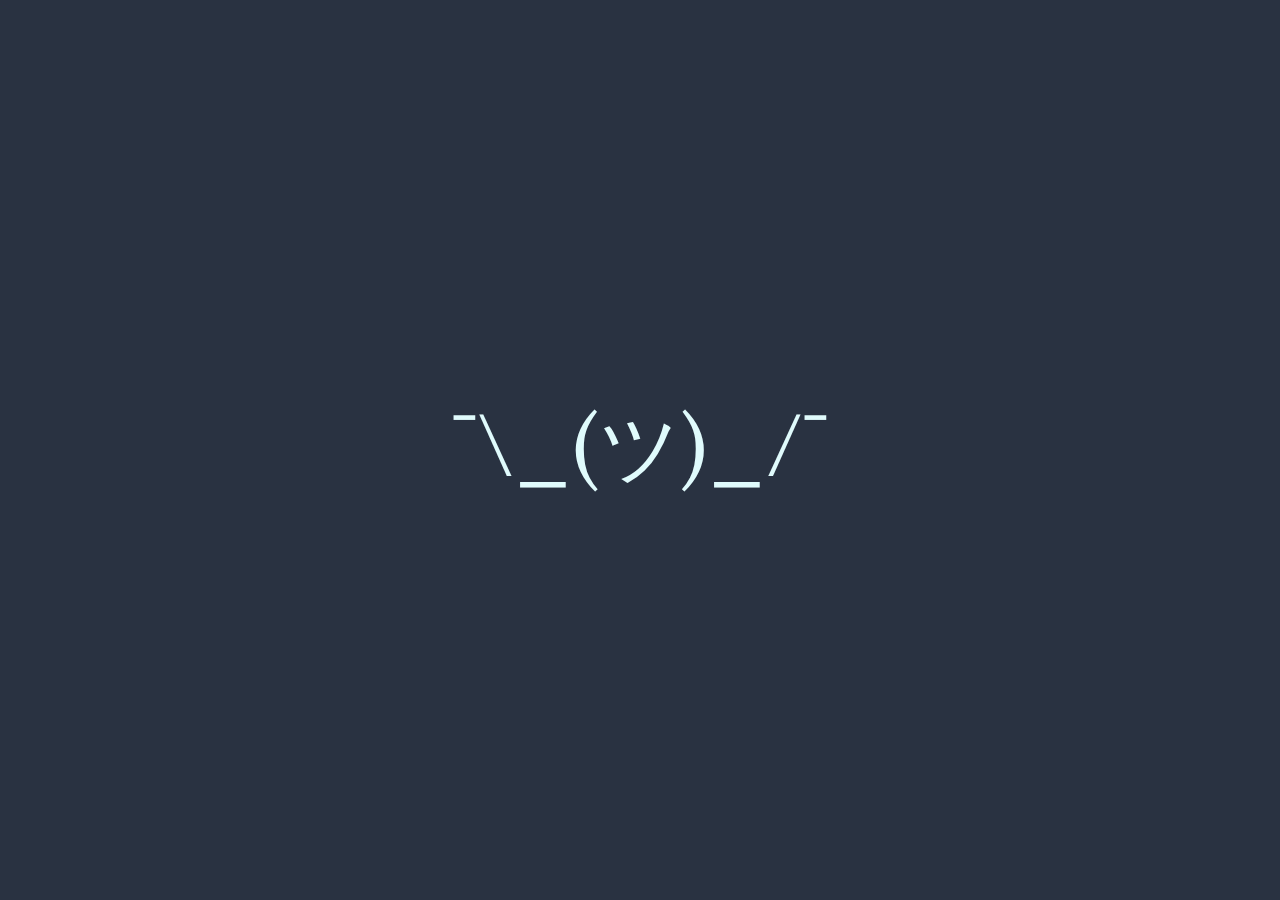
<file: noclue.html>
<!DOCTYPE html>
<html lang="en">
<head>
    <meta charset="UTF-8">
    <meta name="viewport" content="width=device-width, initial-scale=1.0">
    <title>No Idea</title>

    <link rel="preconnect" href="https://fonts.gstatic.com"> 
    <link href="https://fonts.googleapis.com/css2?family=Libre+Baskerville&display=swap" rel="stylesheet"> 

    <style>
        * {
            margin: 0;
            box-sizing: border-box;
        }

        *:focus {
            outline: none;
        }

        body {
            background-color: #293241;
            display: grid;
            height: 100vh;
            justify-content: center;
            align-items: center;
        }


        h1 {
            color: #E0FBFC;
            font-size: 5em;
            font-weight: 400;
            font-family: 'Libre Baskerville', serif;
        }
    </style>


</head>
<body>
    <h1>¯\_(ツ)_/¯</h1>
</body>
</html>
</file>
